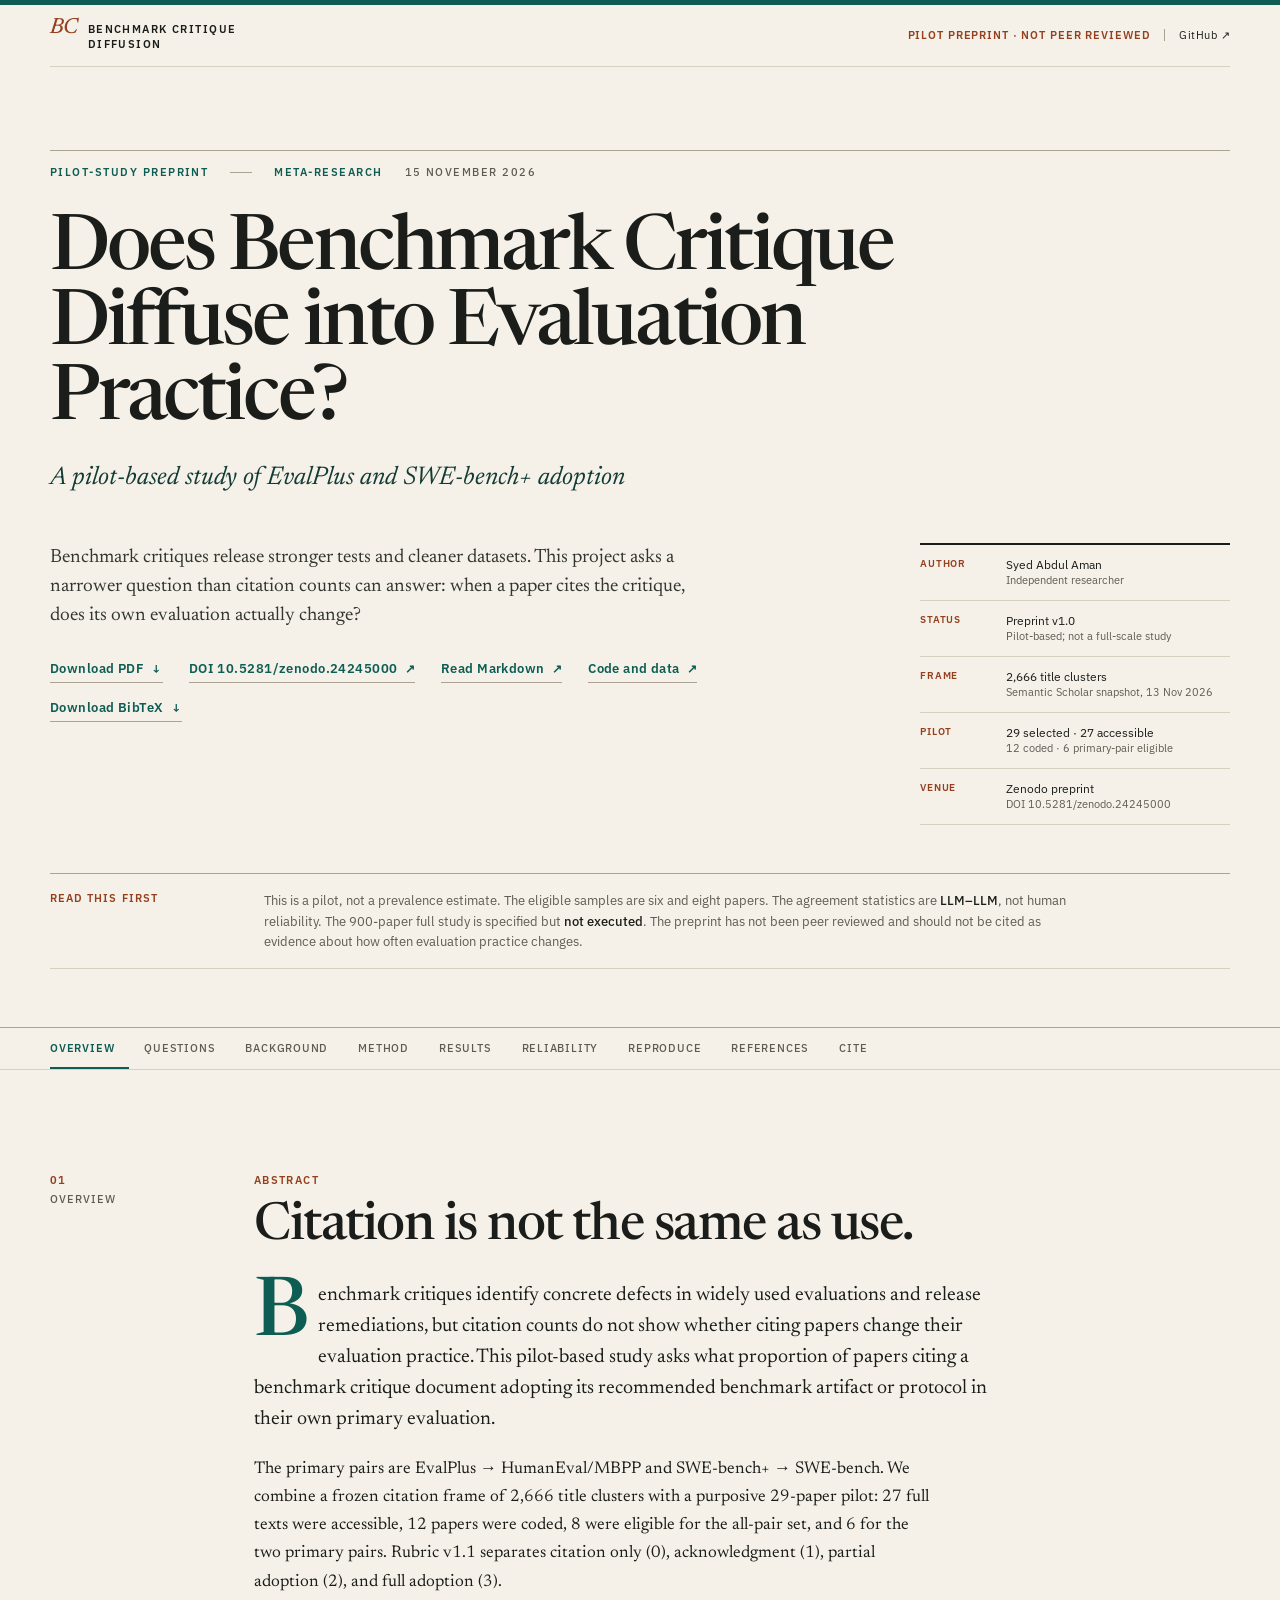
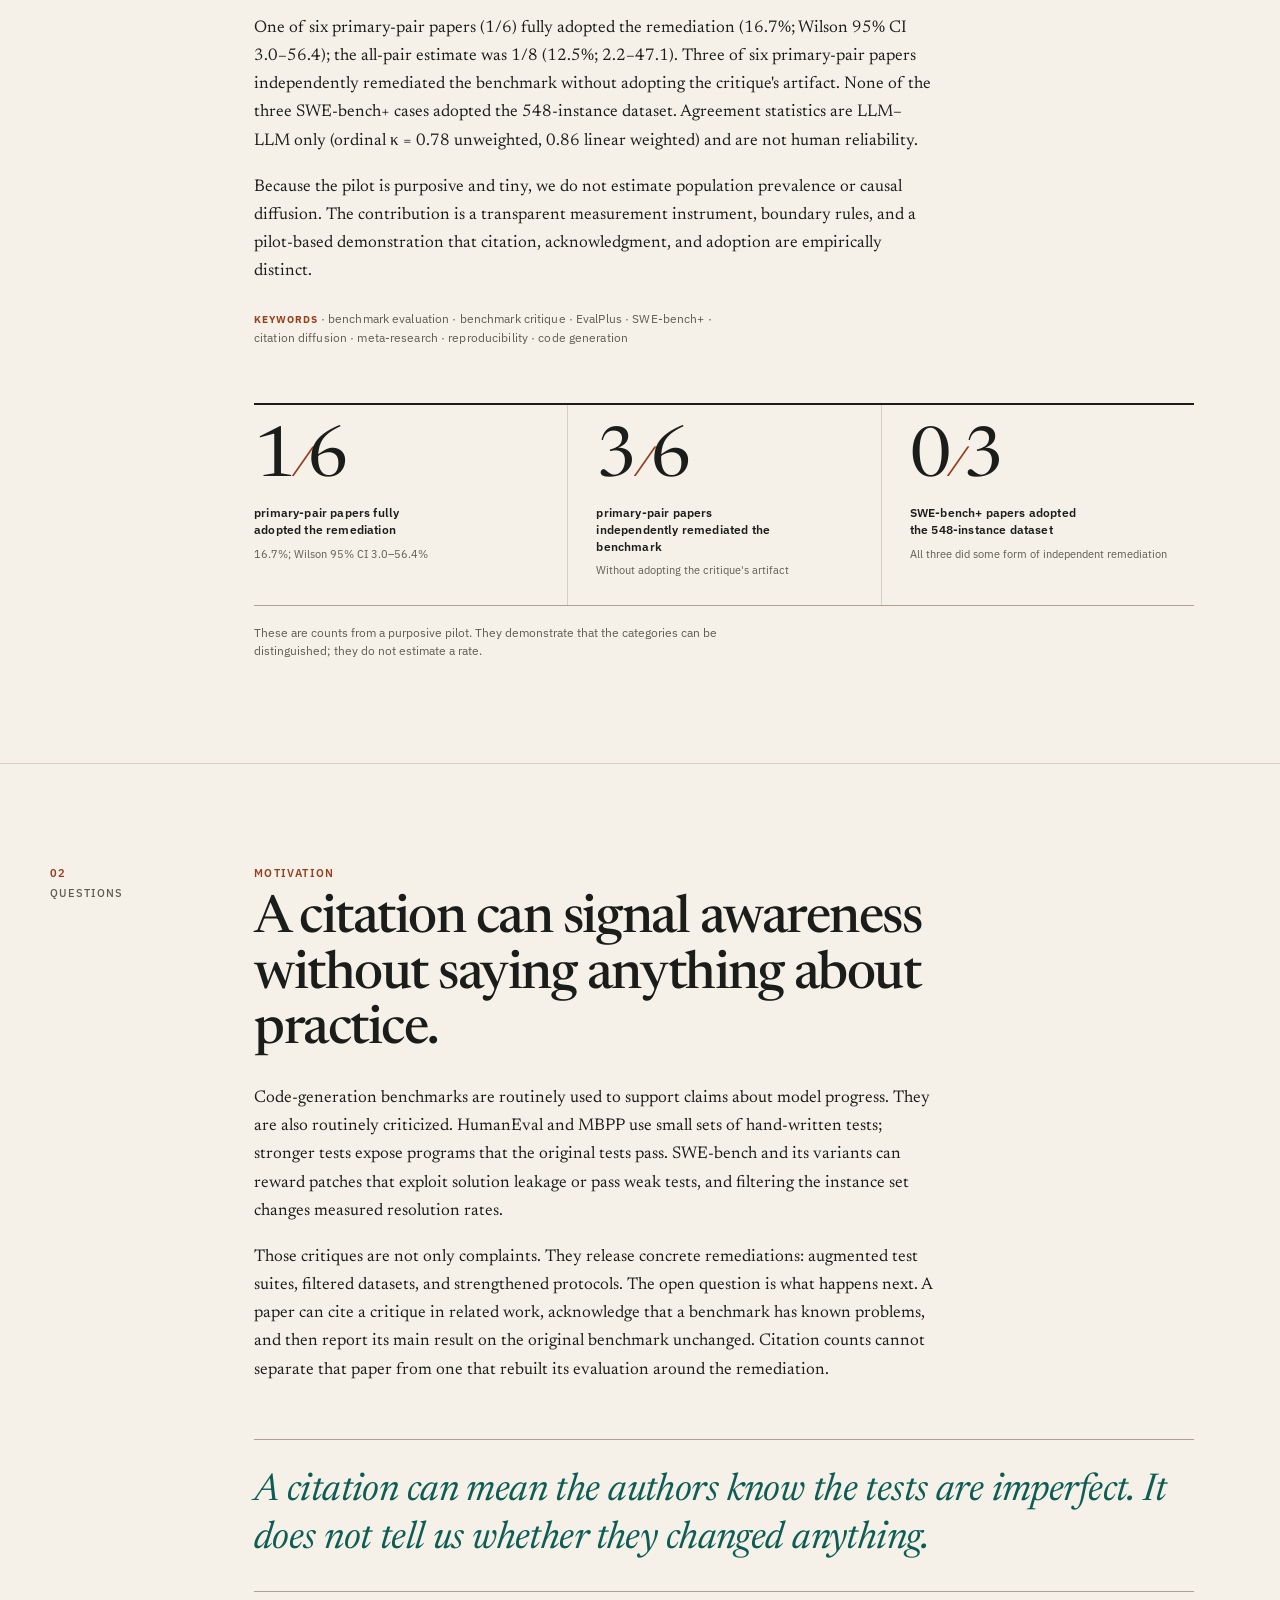
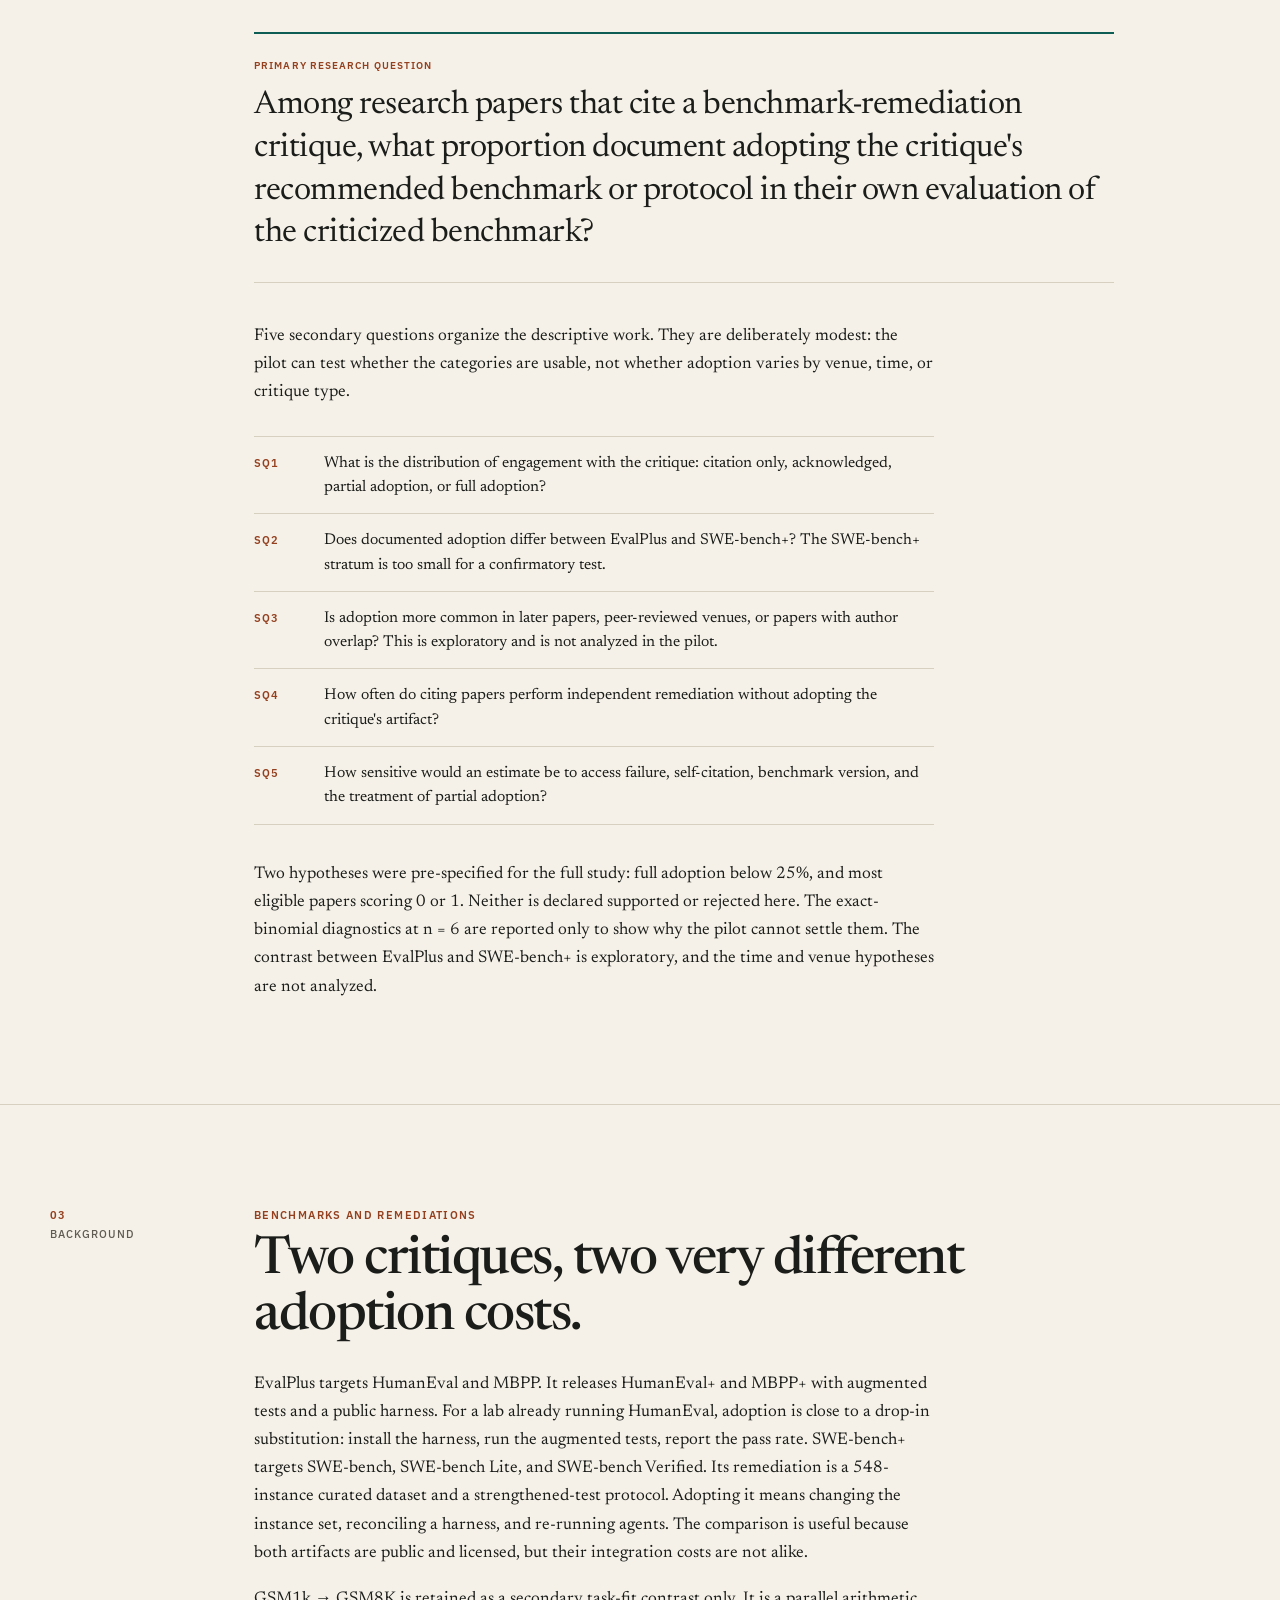
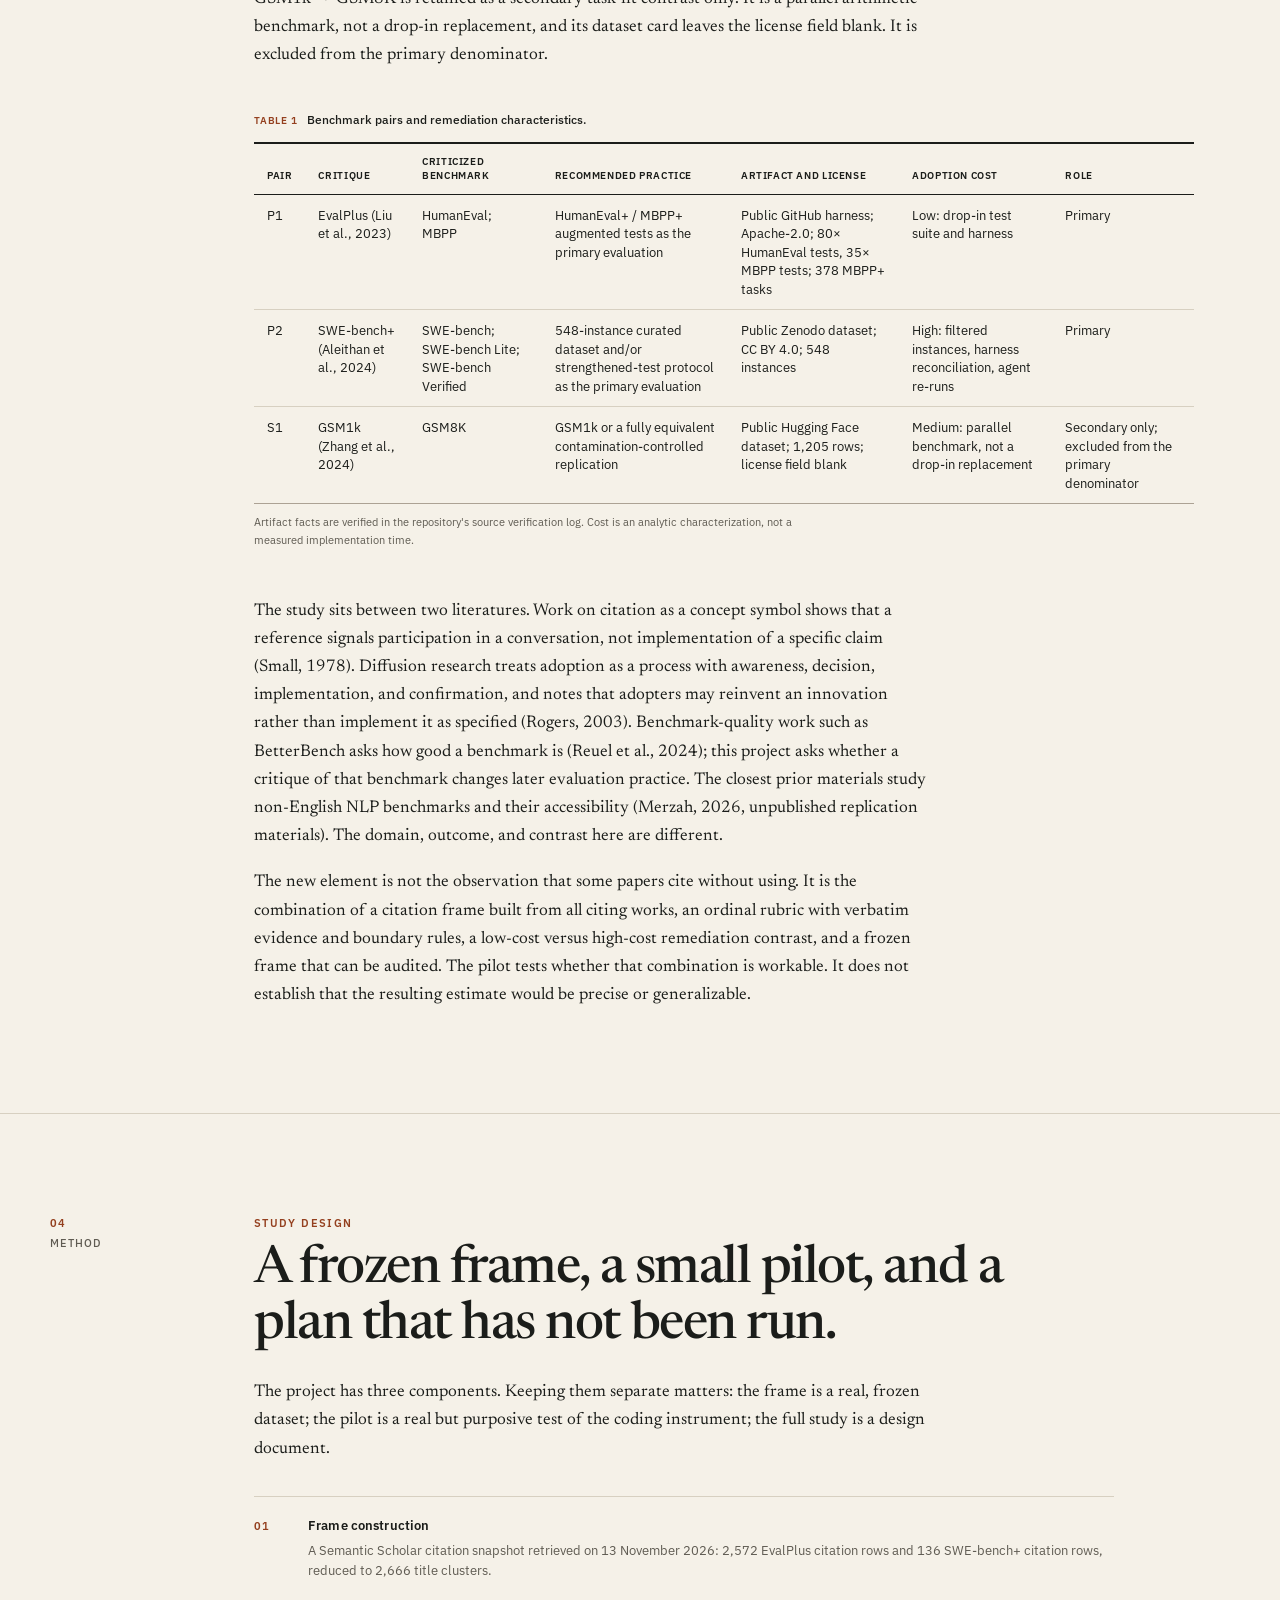
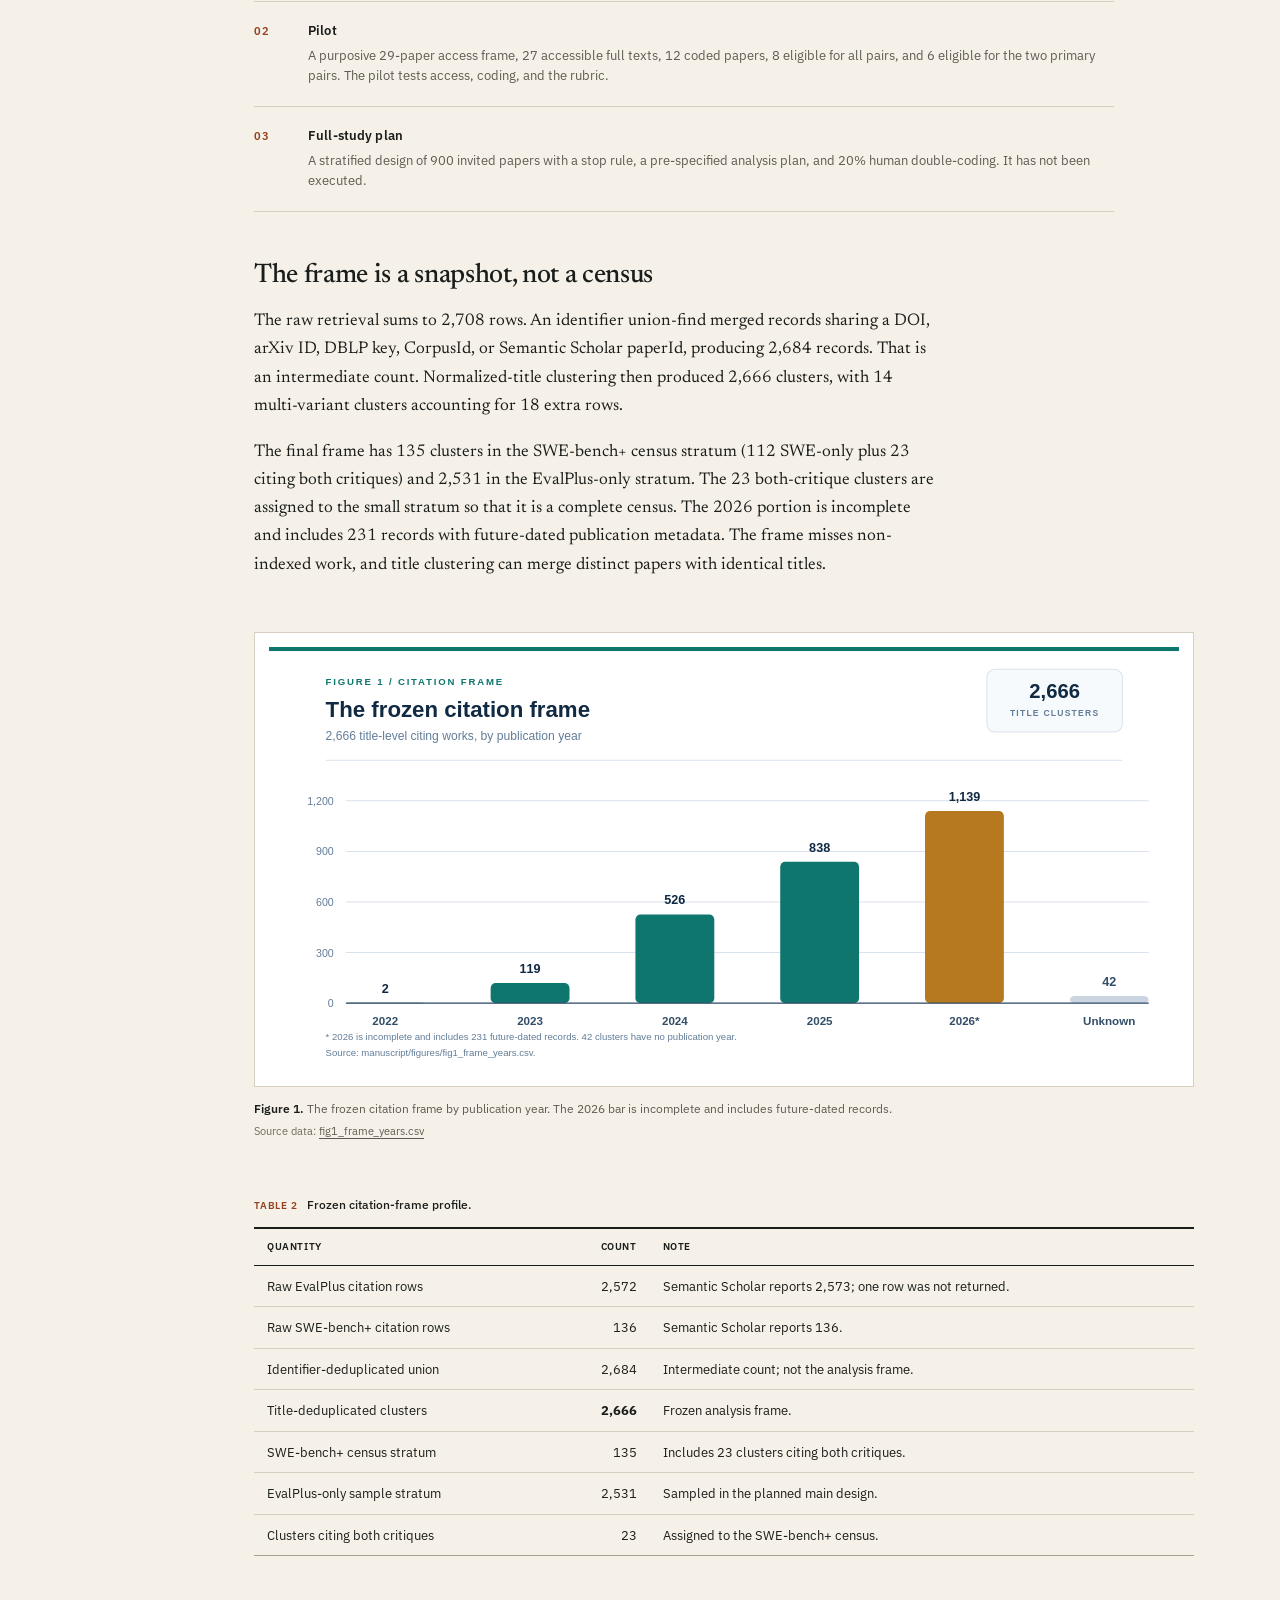
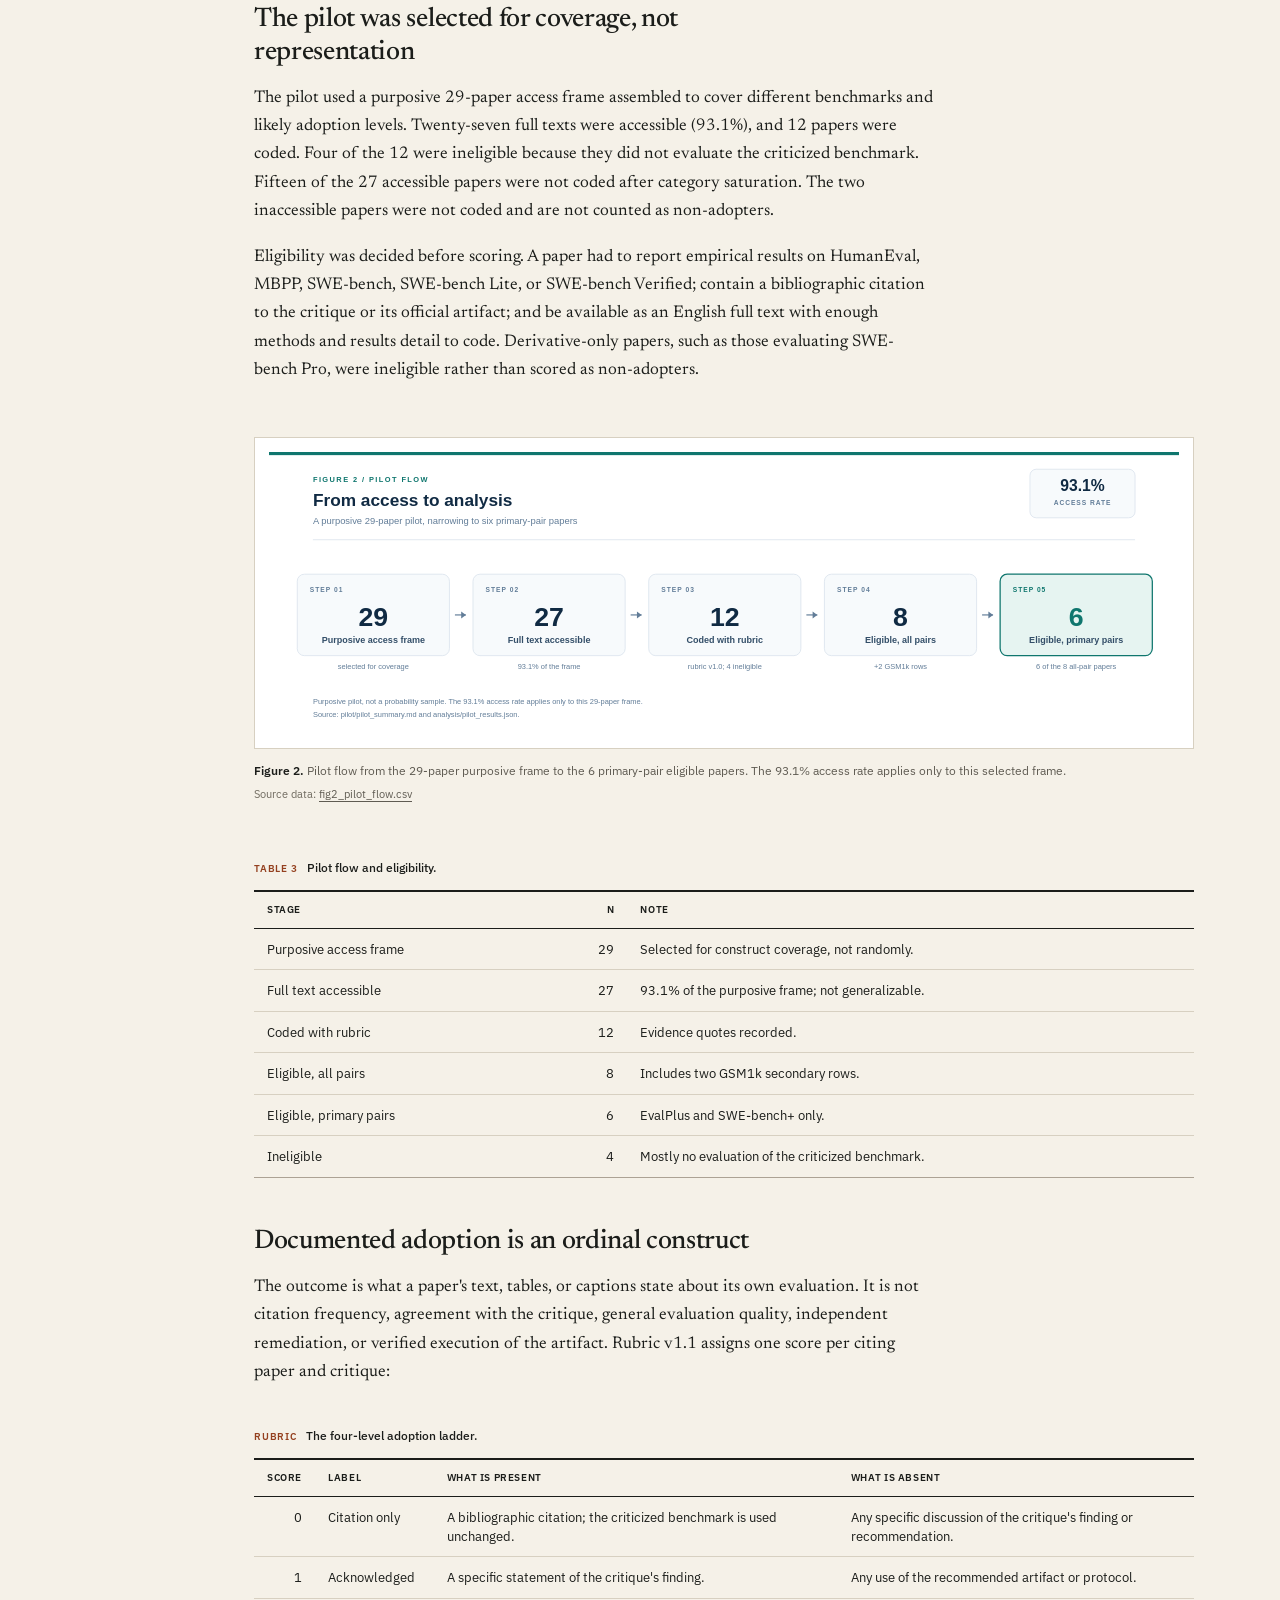
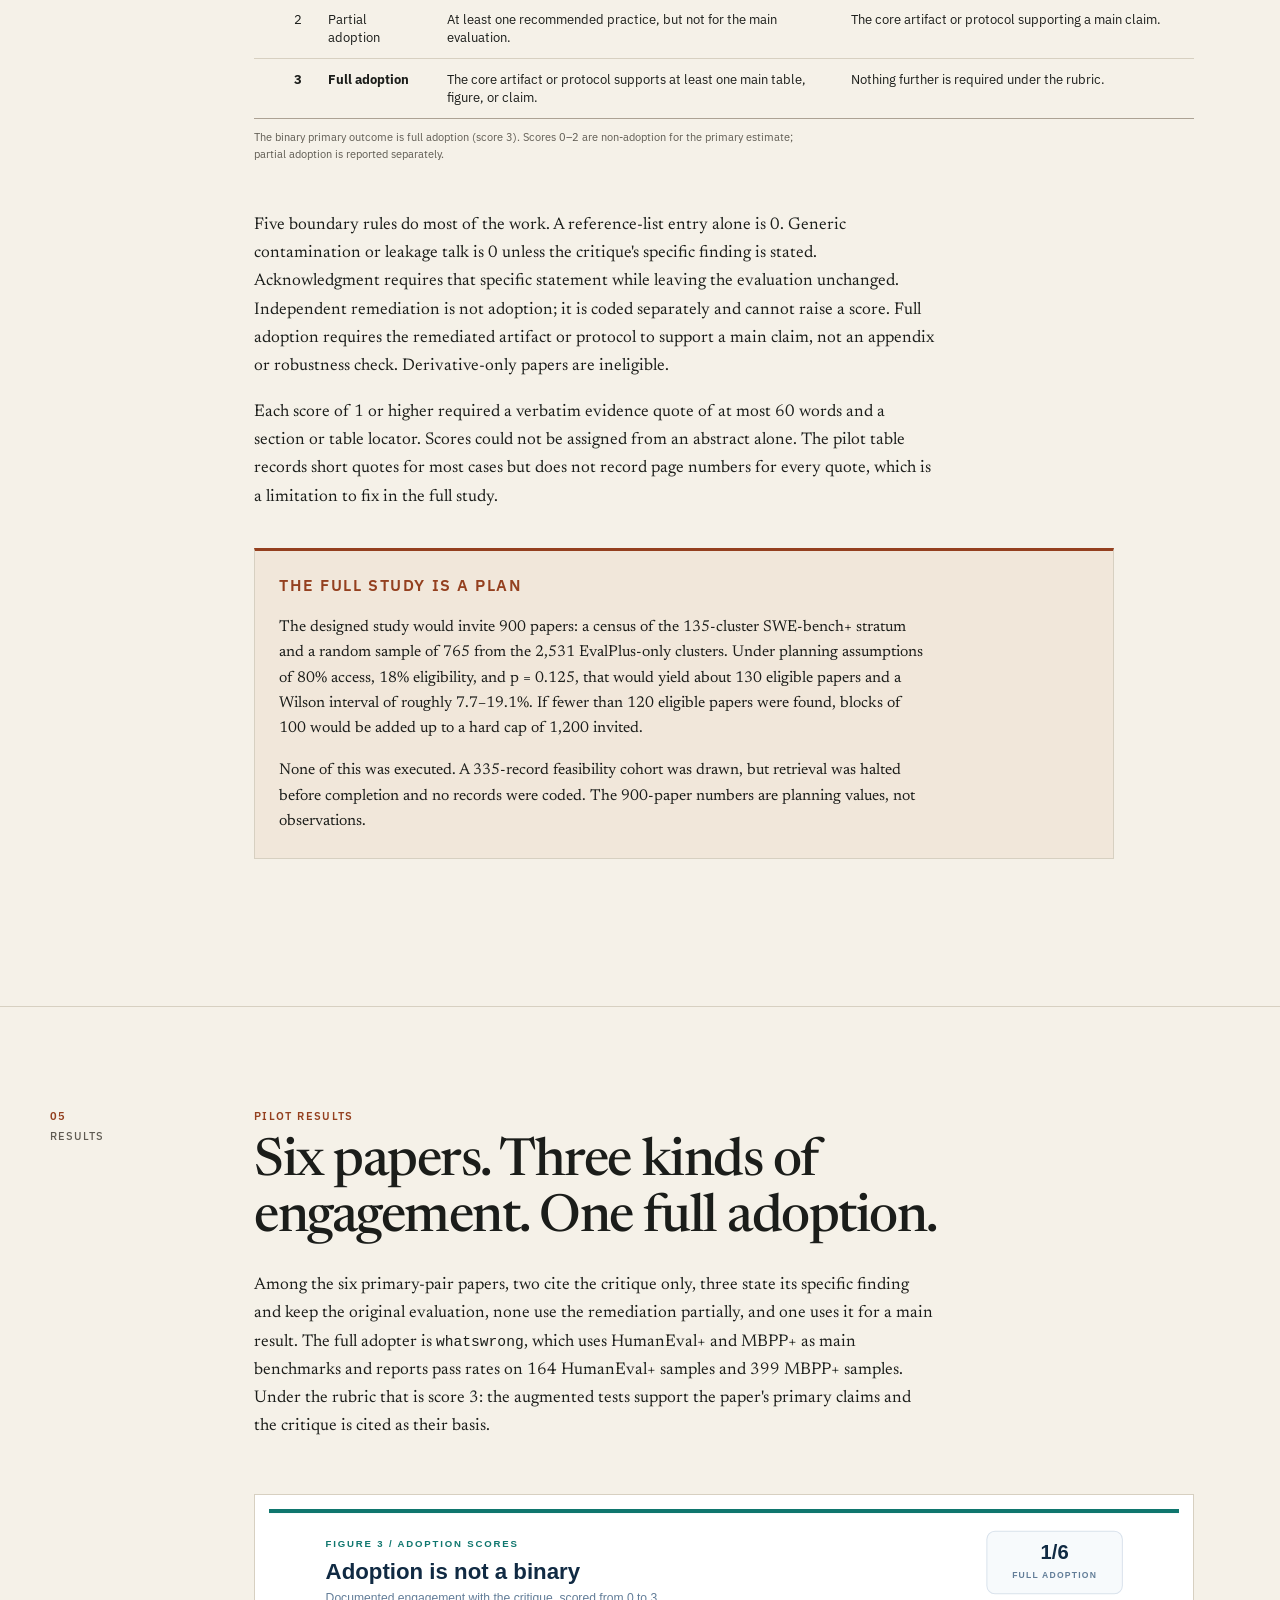
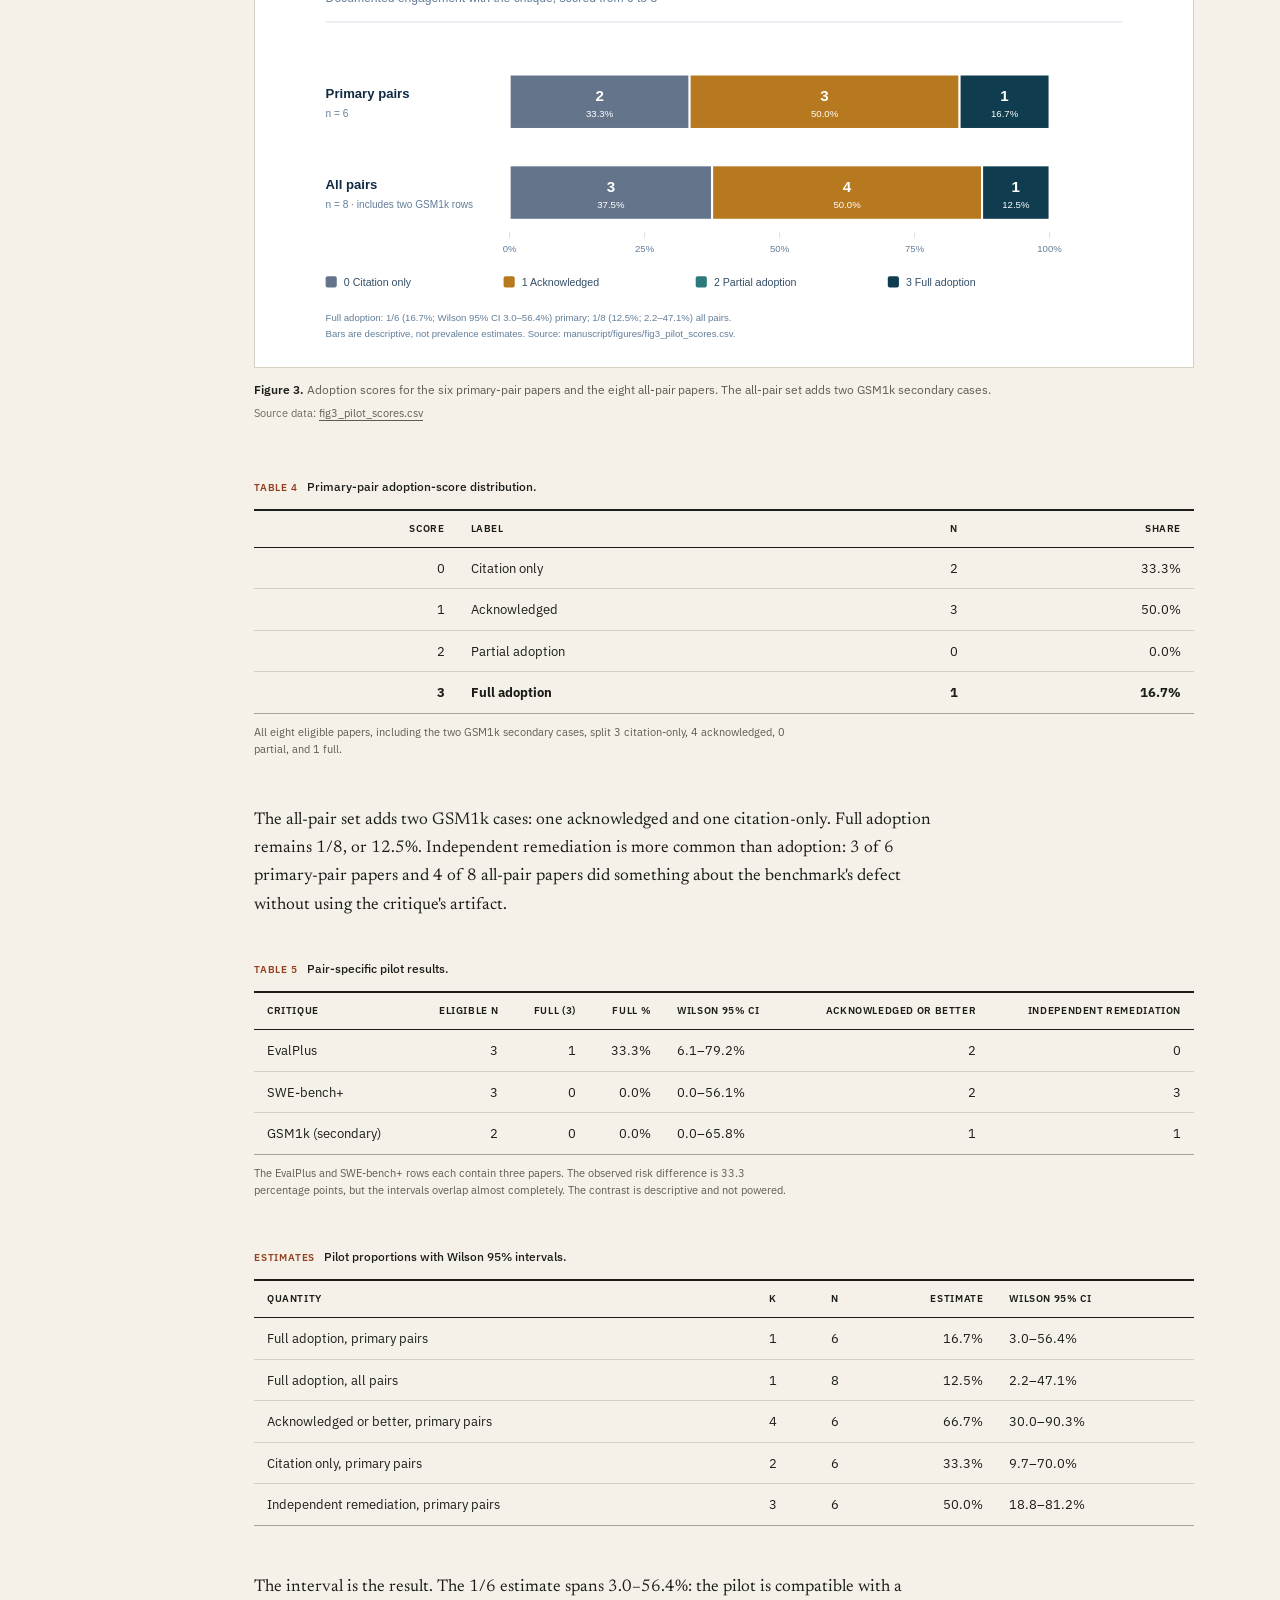
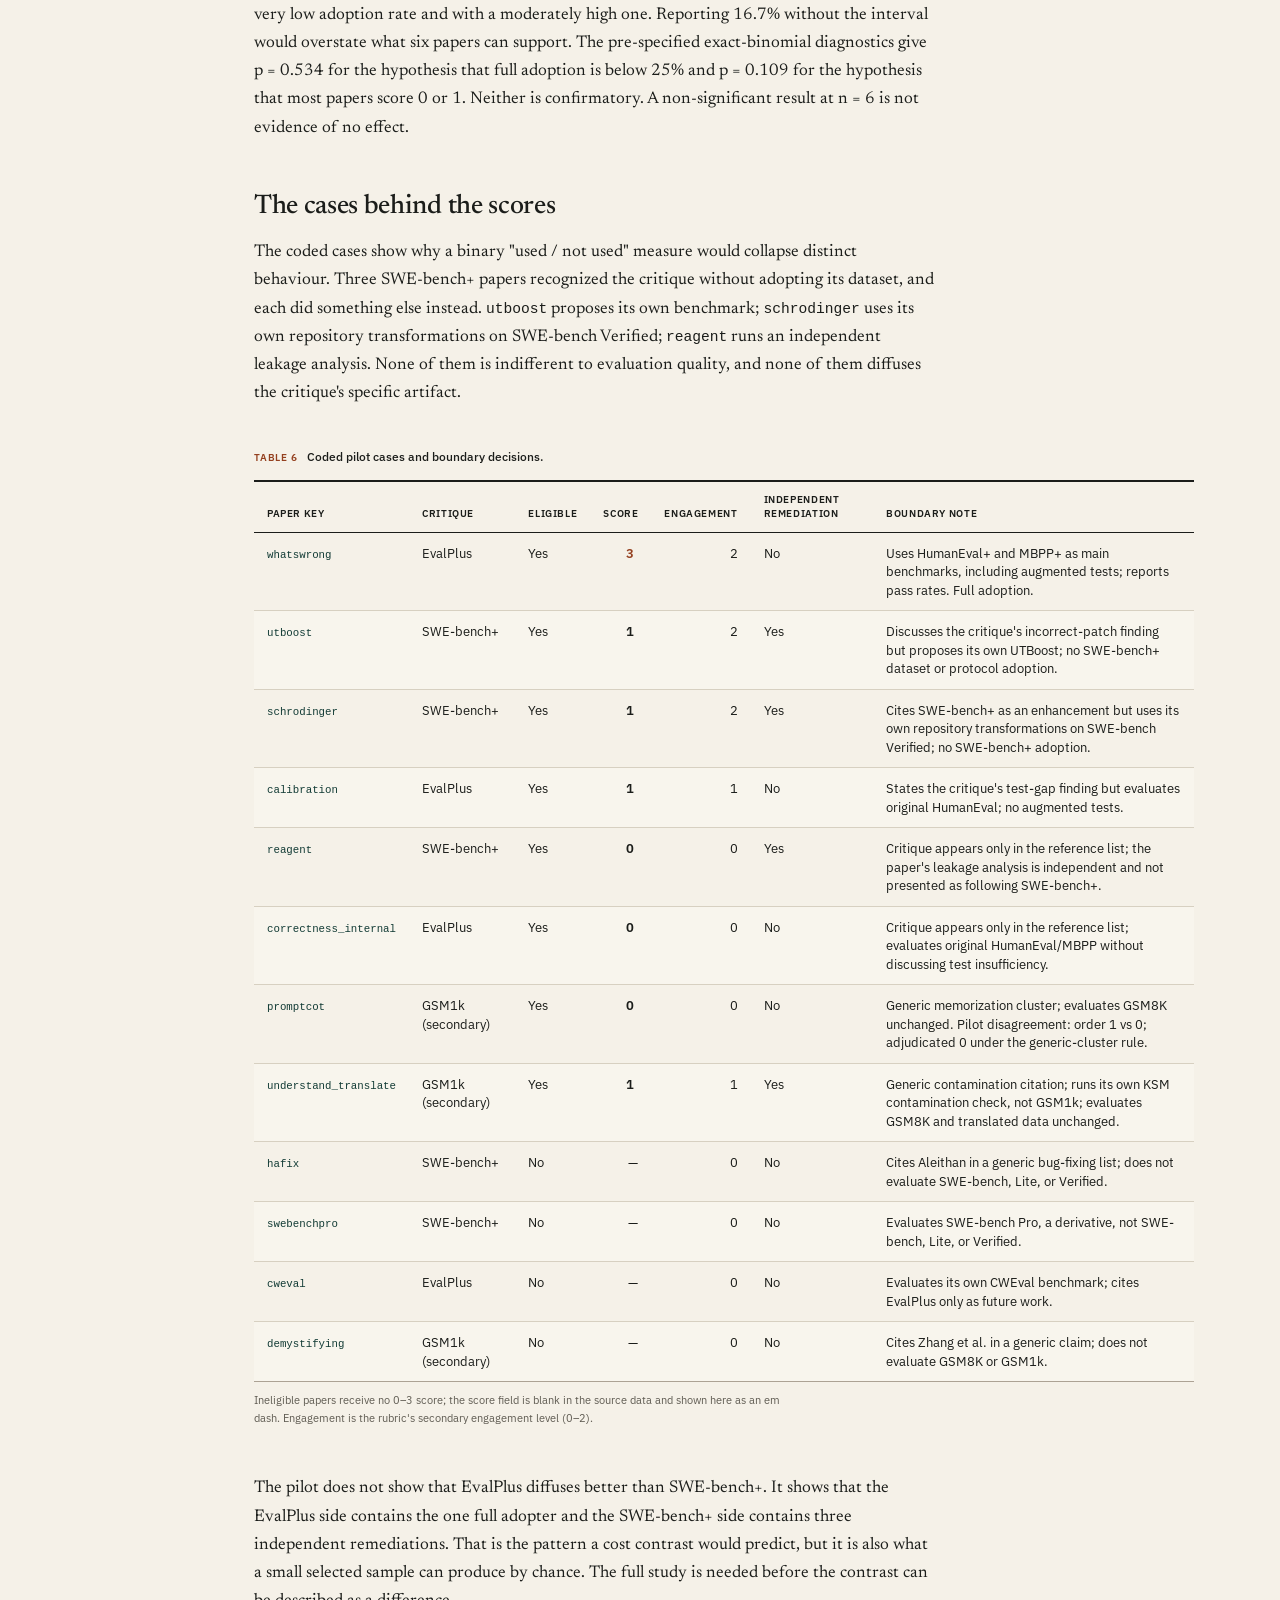
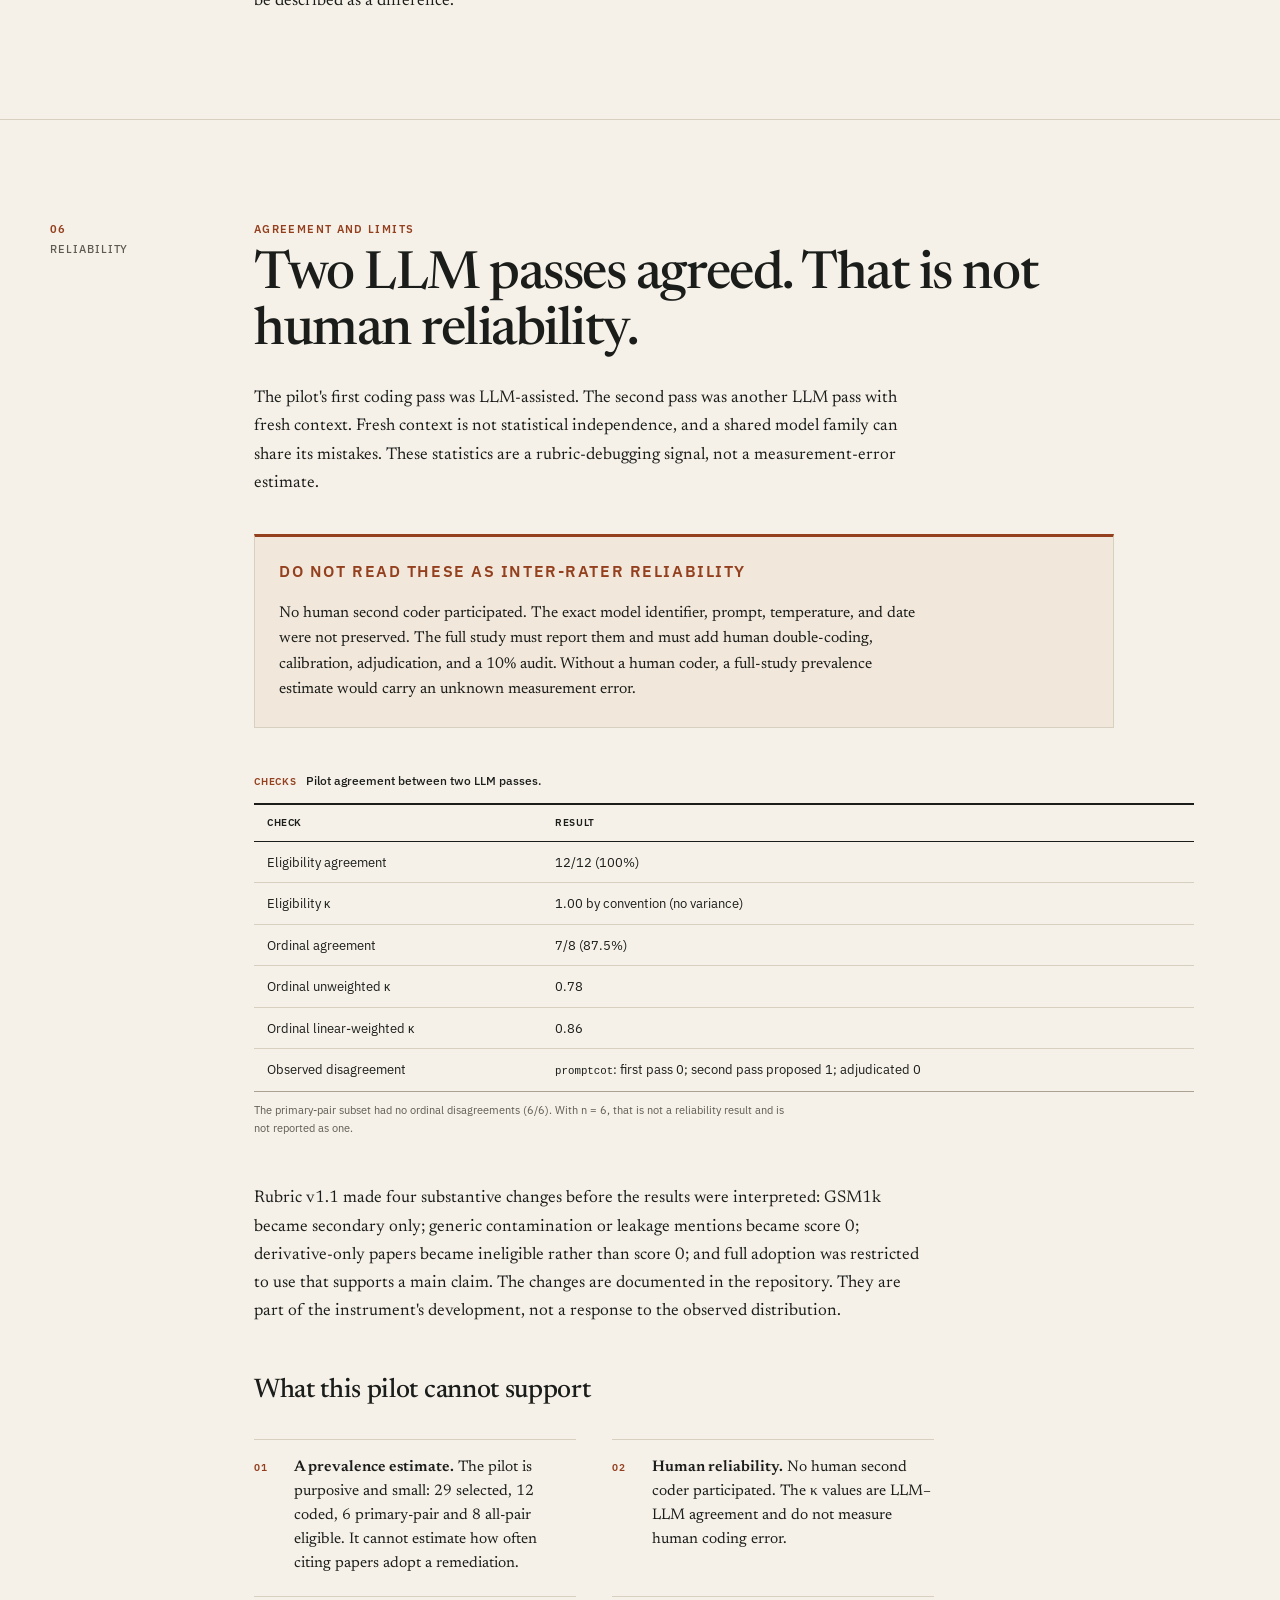
<file: docs/index.html>
<!doctype html>
<html lang="en">
<head>
  <meta charset="utf-8">
  <meta name="viewport" content="width=device-width, initial-scale=1">
  <title>Benchmark Critique Diffusion — Pilot Study</title>
  <meta name="description" content="A pilot-based study of whether papers citing EvalPlus and SWE-bench+ adopt the critiques' remediations in their own evaluations.">
  <meta name="author" content="Syed Abdul Aman">
  <meta name="robots" content="index, follow">
  <link rel="canonical" href="https://p-r-e-m-i-u-m.github.io/benchmark-critique-diffusion-protocol/">
  <meta name="citation_title" content="Does Benchmark Critique Diffuse into Evaluation Practice? A Pilot-Based Study of EvalPlus and SWE-bench+ Adoption">
  <meta name="citation_author" content="Aman, Syed Abdul">
  <meta name="citation_publication_date" content="2026/11/15">
  <meta name="citation_doi" content="10.5281/zenodo.24245000">
  <meta name="citation_pdf_url" content="https://p-r-e-m-i-u-m.github.io/benchmark-critique-diffusion-protocol/assets/paper.pdf">
  <meta property="og:type" content="article">
  <meta property="og:title" content="Does Benchmark Critique Diffuse into Evaluation Practice?">
  <meta property="og:description" content="A pilot-based study of EvalPlus and SWE-bench+ adoption. Citation, acknowledgment, and adoption are not the same thing.">
  <meta property="og:url" content="https://p-r-e-m-i-u-m.github.io/benchmark-critique-diffusion-protocol/">
  <meta property="og:image" content="https://p-r-e-m-i-u-m.github.io/benchmark-critique-diffusion-protocol/assets/social-card.png">
  <meta property="og:image:width" content="1200">
  <meta property="og:image:height" content="630">
  <meta property="og:image:alt" content="Title card for the Benchmark Critique Diffusion pilot study.">
  <meta property="article:published_time" content="2026-11-13">
  <meta name="twitter:card" content="summary_large_image">
  <meta name="twitter:title" content="Does Benchmark Critique Diffuse into Evaluation Practice?">
  <meta name="twitter:description" content="A pilot-based study of EvalPlus and SWE-bench+ adoption. Not a prevalence estimate.">
  <meta name="twitter:image" content="https://p-r-e-m-i-u-m.github.io/benchmark-critique-diffusion-protocol/assets/social-card.png">
  <meta name="theme-color" content="#f5f1e8">
  <link rel="icon" href="assets/favicon.svg" type="image/svg+xml">
  <link rel="preload" href="assets/fonts/newsreader-latin.woff2" as="font" type="font/woff2" crossorigin>
  <link rel="preload" href="assets/fonts/ibm-plex-sans-latin.woff2" as="font" type="font/woff2" crossorigin>
  <link rel="stylesheet" href="styles.css">
  <script type="application/ld+json">
  {
    "@context": "https://schema.org",
    "@type": "ScholarlyArticle",
    "name": "Does Benchmark Critique Diffuse into Evaluation Practice? A Pilot-Based Study of EvalPlus and SWE-bench+ Adoption",
    "headline": "Does Benchmark Critique Diffuse into Evaluation Practice?",
    "author": {
      "@type": "Person",
      "name": "Syed Abdul Aman"
    },
    "dateCreated": "2026-11-15",
    "creativeWorkStatus": "Pilot-study preprint; not peer reviewed; not a prevalence estimate",
    "abstract": "A pilot-based study of whether papers citing benchmark critiques document adopting the critiques' remediations in their own primary evaluations.",
    "url": "https://p-r-e-m-i-u-m.github.io/benchmark-critique-diffusion-protocol/",
    "identifier": "https://doi.org/10.5281/zenodo.24245000",
    "sameAs": "https://zenodo.org/records/24245000",
    "version": "1.0",
    "codeRepository": "https://github.com/P-r-e-m-i-u-m/benchmark-critique-diffusion-protocol",
    "license": "https://creativecommons.org/licenses/by/4.0/",
    "keywords": "benchmark evaluation, benchmark critique, EvalPlus, SWE-bench+, citation diffusion, meta-research, reproducibility"
  }
  </script>
</head>
<body>
  <a class="skip-link" href="#main">Skip to the research</a>

  <header class="site-header">
    <div class="wrap masthead-top">
      <a class="wordmark" href="./" aria-label="BC Benchmark Critique Diffusion, home">
        <span class="monogram" aria-hidden="true">BC</span>
        <span>Benchmark Critique<br>Diffusion</span>
      </a>
      <div class="top-links">
        <span class="status">Pilot preprint · Not peer reviewed</span>
        <span class="divider" aria-hidden="true"></span>
        <a href="https://github.com/P-r-e-m-i-u-m/benchmark-critique-diffusion-protocol">GitHub <span aria-hidden="true">↗</span></a>
      </div>
    </div>

    <div class="wrap hero">
      <p class="kicker">
        <span>Pilot-study preprint</span>
        <span class="kicker-sep" aria-hidden="true"></span>
        <span>Meta-research</span>
        <span class="kicker-date">15 November 2026</span>
      </p>

      <h1>
        <span class="title-line">Does Benchmark Critique</span>
        <span class="title-line">Diffuse into Evaluation Practice?</span>
      </h1>
      <p class="hero-sub">A pilot-based study of EvalPlus and SWE-bench+ adoption</p>

      <div class="hero-grid">
        <div>
          <p class="deck">
            Benchmark critiques release stronger tests and cleaner datasets. This project asks a narrower question than citation counts can answer: when a paper cites the critique, does its own evaluation actually change?
          </p>
          <div class="hero-actions">
            <a class="text-link" href="assets/paper.pdf" download>Download PDF <span class="arrow" aria-hidden="true">↓</span></a>
            <a class="text-link" href="https://doi.org/10.5281/zenodo.24245000">DOI 10.5281/zenodo.24245000 <span class="arrow" aria-hidden="true">↗</span></a>
            <a class="text-link" href="https://github.com/P-r-e-m-i-u-m/benchmark-critique-diffusion-protocol/blob/main/manuscript/paper.md">Read Markdown <span class="arrow" aria-hidden="true">↗</span></a>
            <a class="text-link" href="https://github.com/P-r-e-m-i-u-m/benchmark-critique-diffusion-protocol">Code and data <span class="arrow" aria-hidden="true">↗</span></a>
            <a class="text-link" href="cite.bib" download>Download BibTeX <span class="arrow" aria-hidden="true">↓</span></a>
          </div>
        </div>

        <dl class="paper-meta" aria-label="Study metadata">
          <div>
            <dt>Author</dt>
            <dd>Syed Abdul Aman <span>Independent researcher</span></dd>
          </div>
          <div>
            <dt>Status</dt>
            <dd>Preprint v1.0 <span>Pilot-based; not a full-scale study</span></dd>
          </div>
          <div>
            <dt>Frame</dt>
            <dd>2,666 title clusters <span>Semantic Scholar snapshot, 13 Nov 2026</span></dd>
          </div>
          <div>
            <dt>Pilot</dt>
            <dd>29 selected · 27 accessible <span>12 coded · 6 primary-pair eligible</span></dd>
          </div>
          <div>
            <dt>Venue</dt>
            <dd>Zenodo preprint <span>DOI 10.5281/zenodo.24245000</span></dd>
          </div>
        </dl>
      </div>

      <aside class="status-note" aria-label="What this preprint does not claim">
        <strong>Read this first</strong>
        <p>
          This is a pilot, not a prevalence estimate. The eligible samples are six and eight papers. The agreement statistics are <em>LLM–LLM</em>, not human reliability. The 900-paper full study is specified but <em>not executed</em>. The preprint has not been peer reviewed and should not be cited as evidence about how often evaluation practice changes.
        </p>
      </aside>
    </div>
  </header>

  <nav class="section-nav" aria-label="Section navigation">
    <div class="wrap nav-inner">
      <a class="nav-link" href="#overview">Overview</a>
      <a class="nav-link" href="#questions">Questions</a>
      <a class="nav-link" href="#background">Background</a>
      <a class="nav-link" href="#method">Method</a>
      <a class="nav-link" href="#results">Results</a>
      <a class="nav-link" href="#reliability">Reliability</a>
      <a class="nav-link" href="#reproduce">Reproduce</a>
      <a class="nav-link" href="#references">References</a>
      <a class="nav-link" href="#cite">Cite</a>
    </div>
  </nav>

  <main id="main">
    <section class="section" id="overview" aria-labelledby="overview-title">
      <div class="wrap section-grid">
        <div class="rail">
          <span class="section-no">01</span>
          <span class="rail-label">Overview</span>
        </div>
        <div class="content abstract">
          <p class="eyebrow">Abstract</p>
          <h2 id="overview-title">Citation is not the same as use.</h2>
          <p class="lead">
            Benchmark critiques identify concrete defects in widely used evaluations and release remediations, but citation counts do not show whether citing papers change their evaluation practice. This pilot-based study asks what proportion of papers citing a benchmark critique document adopting its recommended benchmark artifact or protocol in their own primary evaluation.
          </p>
          <p>
            The primary pairs are EvalPlus → HumanEval/MBPP and SWE-bench+ → SWE-bench. We combine a frozen citation frame of 2,666 title clusters with a purposive 29-paper pilot: 27 full texts were accessible, 12 papers were coded, 8 were eligible for the all-pair set, and 6 for the two primary pairs. Rubric v1.1 separates citation only (0), acknowledgment (1), partial adoption (2), and full adoption (3).
          </p>
          <p>
            One of six primary-pair papers (1/6) fully adopted the remediation (16.7%; Wilson 95% CI 3.0–56.4); the all-pair estimate was 1/8 (12.5%; 2.2–47.1). Three of six primary-pair papers independently remediated the benchmark without adopting the critique's artifact. None of the three SWE-bench+ cases adopted the 548-instance dataset. Agreement statistics are LLM–LLM only (ordinal κ = 0.78 unweighted, 0.86 linear weighted) and are not human reliability.
          </p>
          <p>
            Because the pilot is purposive and tiny, we do not estimate population prevalence or causal diffusion. The contribution is a transparent measurement instrument, boundary rules, and a pilot-based demonstration that citation, acknowledgment, and adoption are empirically distinct.
          </p>
          <p class="keywords">
            <strong>Keywords</strong> · benchmark evaluation · benchmark critique · EvalPlus · SWE-bench+ · citation diffusion · meta-research · reproducibility · code generation
          </p>

          <div class="ledger" role="group" aria-label="Pilot results at a glance">
            <div class="ledger-item">
              <span class="ledger-value">1<span class="slash">/</span>6</span>
              <span class="ledger-label">primary-pair papers fully adopted the remediation</span>
              <span class="ledger-note">16.7%; Wilson 95% CI 3.0–56.4%</span>
            </div>
            <div class="ledger-item">
              <span class="ledger-value">3<span class="slash">/</span>6</span>
              <span class="ledger-label">primary-pair papers independently remediated the benchmark</span>
              <span class="ledger-note">Without adopting the critique's artifact</span>
            </div>
            <div class="ledger-item">
              <span class="ledger-value">0<span class="slash">/</span>3</span>
              <span class="ledger-label">SWE-bench+ papers adopted the 548-instance dataset</span>
              <span class="ledger-note">All three did some form of independent remediation</span>
            </div>
          </div>
          <p class="small-note">
            These are counts from a purposive pilot. They demonstrate that the categories can be distinguished; they do not estimate a rate.
          </p>
        </div>
      </div>
    </section>

    <section class="section" id="questions" aria-labelledby="questions-title">
      <div class="wrap section-grid">
        <div class="rail">
          <span class="section-no">02</span>
          <span class="rail-label">Questions</span>
        </div>
        <div class="content">
          <p class="eyebrow">Motivation</p>
          <h2 id="questions-title">A citation can signal awareness without saying anything about practice.</h2>
          <p>
            Code-generation benchmarks are routinely used to support claims about model progress. They are also routinely criticized. HumanEval and MBPP use small sets of hand-written tests; stronger tests expose programs that the original tests pass. SWE-bench and its variants can reward patches that exploit solution leakage or pass weak tests, and filtering the instance set changes measured resolution rates.
          </p>
          <p>
            Those critiques are not only complaints. They release concrete remediations: augmented test suites, filtered datasets, and strengthened protocols. The open question is what happens next. A paper can cite a critique in related work, acknowledge that a benchmark has known problems, and then report its main result on the original benchmark unchanged. Citation counts cannot separate that paper from one that rebuilt its evaluation around the remediation.
          </p>

          <p class="pullquote">
            A citation can mean the authors know the tests are imperfect. It does not tell us whether they changed anything.
          </p>

          <div class="research-question">
            <p class="rq-label">Primary research question</p>
            <p class="rq-text">
              Among research papers that cite a benchmark-remediation critique, what proportion document adopting the critique's recommended benchmark or protocol in their own evaluation of the criticized benchmark?
            </p>
          </div>

          <p>
            Five secondary questions organize the descriptive work. They are deliberately modest: the pilot can test whether the categories are usable, not whether adoption varies by venue, time, or critique type.
          </p>
          <ol class="sq-list">
            <li><span class="sq-id">SQ1</span><span>What is the distribution of engagement with the critique: citation only, acknowledged, partial adoption, or full adoption?</span></li>
            <li><span class="sq-id">SQ2</span><span>Does documented adoption differ between EvalPlus and SWE-bench+? The SWE-bench+ stratum is too small for a confirmatory test.</span></li>
            <li><span class="sq-id">SQ3</span><span>Is adoption more common in later papers, peer-reviewed venues, or papers with author overlap? This is exploratory and is not analyzed in the pilot.</span></li>
            <li><span class="sq-id">SQ4</span><span>How often do citing papers perform independent remediation without adopting the critique's artifact?</span></li>
            <li><span class="sq-id">SQ5</span><span>How sensitive would an estimate be to access failure, self-citation, benchmark version, and the treatment of partial adoption?</span></li>
          </ol>

          <p>
            Two hypotheses were pre-specified for the full study: full adoption below 25%, and most eligible papers scoring 0 or 1. Neither is declared supported or rejected here. The exact-binomial diagnostics at n = 6 are reported only to show why the pilot cannot settle them. The contrast between EvalPlus and SWE-bench+ is exploratory, and the time and venue hypotheses are not analyzed.
          </p>
        </div>
      </div>
    </section>

    <section class="section" id="background" aria-labelledby="background-title">
      <div class="wrap section-grid">
        <div class="rail">
          <span class="section-no">03</span>
          <span class="rail-label">Background</span>
        </div>
        <div class="content">
          <p class="eyebrow">Benchmarks and remediations</p>
          <h2 id="background-title">Two critiques, two very different adoption costs.</h2>
          <p>
            EvalPlus targets HumanEval and MBPP. It releases HumanEval+ and MBPP+ with augmented tests and a public harness. For a lab already running HumanEval, adoption is close to a drop-in substitution: install the harness, run the augmented tests, report the pass rate. SWE-bench+ targets SWE-bench, SWE-bench Lite, and SWE-bench Verified. Its remediation is a 548-instance curated dataset and a strengthened-test protocol. Adopting it means changing the instance set, reconciling a harness, and re-running agents. The comparison is useful because both artifacts are public and licensed, but their integration costs are not alike.
          </p>
          <p>
            GSM1k → GSM8K is retained as a secondary task-fit contrast only. It is a parallel arithmetic benchmark, not a drop-in replacement, and its dataset card leaves the license field blank. It is excluded from the primary denominator.
          </p>

          <div class="table-block">
            <p class="table-caption" id="t1-caption"><span class="table-no">Table 1</span> Benchmark pairs and remediation characteristics.<span class="scroll-hint">Scroll sideways for all columns.</span></p>
            <div class="table-wrap table--wide" tabindex="0" role="region" aria-labelledby="t1-caption">
              <table aria-describedby="t1-note">
                <thead>
                  <tr>
                    <th scope="col">Pair</th>
                    <th scope="col">Critique</th>
                    <th scope="col">Criticized benchmark</th>
                    <th scope="col">Recommended practice</th>
                    <th scope="col">Artifact and license</th>
                    <th scope="col">Adoption cost</th>
                    <th scope="col">Role</th>
                  </tr>
                </thead>
                <tbody>
                  <tr>
                    <td>P1</td>
                    <td>EvalPlus (Liu et al., 2023)</td>
                    <td>HumanEval; MBPP</td>
                    <td>HumanEval+ / MBPP+ augmented tests as the primary evaluation</td>
                    <td>Public GitHub harness; Apache-2.0; 80× HumanEval tests, 35× MBPP tests; 378 MBPP+ tasks</td>
                    <td>Low: drop-in test suite and harness</td>
                    <td>Primary</td>
                  </tr>
                  <tr>
                    <td>P2</td>
                    <td>SWE-bench+ (Aleithan et al., 2024)</td>
                    <td>SWE-bench; SWE-bench Lite; SWE-bench Verified</td>
                    <td>548-instance curated dataset and/or strengthened-test protocol as the primary evaluation</td>
                    <td>Public Zenodo dataset; CC BY 4.0; 548 instances</td>
                    <td>High: filtered instances, harness reconciliation, agent re-runs</td>
                    <td>Primary</td>
                  </tr>
                  <tr>
                    <td>S1</td>
                    <td>GSM1k (Zhang et al., 2024)</td>
                    <td>GSM8K</td>
                    <td>GSM1k or a fully equivalent contamination-controlled replication</td>
                    <td>Public Hugging Face dataset; 1,205 rows; license field blank</td>
                    <td>Medium: parallel benchmark, not a drop-in replacement</td>
                    <td>Secondary only; excluded from the primary denominator</td>
                  </tr>
                </tbody>
              </table>
            </div>
            <p class="table-note" id="t1-note">Artifact facts are verified in the repository's source verification log. Cost is an analytic characterization, not a measured implementation time.</p>
          </div>

          <p>
            The study sits between two literatures. Work on citation as a concept symbol shows that a reference signals participation in a conversation, not implementation of a specific claim (Small, 1978). Diffusion research treats adoption as a process with awareness, decision, implementation, and confirmation, and notes that adopters may reinvent an innovation rather than implement it as specified (Rogers, 2003). Benchmark-quality work such as BetterBench asks how good a benchmark is (Reuel et al., 2024); this project asks whether a critique of that benchmark changes later evaluation practice. The closest prior materials study non-English NLP benchmarks and their accessibility (Merzah, 2026, unpublished replication materials). The domain, outcome, and contrast here are different.
          </p>
          <p>
            The new element is not the observation that some papers cite without using. It is the combination of a citation frame built from all citing works, an ordinal rubric with verbatim evidence and boundary rules, a low-cost versus high-cost remediation contrast, and a frozen frame that can be audited. The pilot tests whether that combination is workable. It does not establish that the resulting estimate would be precise or generalizable.
          </p>
        </div>
      </div>
    </section>

    <section class="section" id="method" aria-labelledby="method-title">
      <div class="wrap section-grid">
        <div class="rail">
          <span class="section-no">04</span>
          <span class="rail-label">Method</span>
        </div>
        <div class="content">
          <p class="eyebrow">Study design</p>
          <h2 id="method-title">A frozen frame, a small pilot, and a plan that has not been run.</h2>
          <p>
            The project has three components. Keeping them separate matters: the frame is a real, frozen dataset; the pilot is a real but purposive test of the coding instrument; the full study is a design document.
          </p>

          <ol class="design-list">
            <li>
              <div>
                <strong>Frame construction</strong>
                <p>A Semantic Scholar citation snapshot retrieved on 13 November 2026: 2,572 EvalPlus citation rows and 136 SWE-bench+ citation rows, reduced to 2,666 title clusters.</p>
              </div>
            </li>
            <li>
              <div>
                <strong>Pilot</strong>
                <p>A purposive 29-paper access frame, 27 accessible full texts, 12 coded papers, 8 eligible for all pairs, and 6 eligible for the two primary pairs. The pilot tests access, coding, and the rubric.</p>
              </div>
            </li>
            <li>
              <div>
                <strong>Full-study plan</strong>
                <p>A stratified design of 900 invited papers with a stop rule, a pre-specified analysis plan, and 20% human double-coding. It has not been executed.</p>
              </div>
            </li>
          </ol>

          <h3>The frame is a snapshot, not a census</h3>
          <p>
            The raw retrieval sums to 2,708 rows. An identifier union-find merged records sharing a DOI, arXiv ID, DBLP key, CorpusId, or Semantic Scholar paperId, producing 2,684 records. That is an intermediate count. Normalized-title clustering then produced 2,666 clusters, with 14 multi-variant clusters accounting for 18 extra rows.
          </p>
          <p>
            The final frame has 135 clusters in the SWE-bench+ census stratum (112 SWE-only plus 23 citing both critiques) and 2,531 in the EvalPlus-only stratum. The 23 both-critique clusters are assigned to the small stratum so that it is a complete census. The 2026 portion is incomplete and includes 231 records with future-dated publication metadata. The frame misses non-indexed work, and title clustering can merge distinct papers with identical titles.
          </p>

          <figure class="research-figure">
            <div class="figure-frame">
              <img src="assets/figures/fig1_frame_years.svg" width="900" height="420" alt="Bar chart of the frozen citation frame: 2,666 title clusters by publication year. 2022: 2; 2023: 119; 2024: 526; 2025: 838; 2026: 1,139; unknown: 42.">
            </div>
            <figcaption>
              <span><strong>Figure 1.</strong> The frozen citation frame by publication year. The 2026 bar is incomplete and includes future-dated records.</span>
              <span class="figure-source">Source data: <a href="https://github.com/P-r-e-m-i-u-m/benchmark-critique-diffusion-protocol/blob/main/manuscript/figures/fig1_frame_years.csv">fig1_frame_years.csv</a></span>
            </figcaption>
          </figure>

          <div class="table-block">
            <p class="table-caption" id="t2-caption"><span class="table-no">Table 2</span> Frozen citation-frame profile.</p>
            <div class="table-wrap" tabindex="0" role="region" aria-labelledby="t2-caption">
              <table>
                <thead>
                  <tr>
                    <th scope="col">Quantity</th>
                    <th scope="col" class="num">Count</th>
                    <th scope="col">Note</th>
                  </tr>
                </thead>
                <tbody>
                  <tr><td>Raw EvalPlus citation rows</td><td class="num">2,572</td><td>Semantic Scholar reports 2,573; one row was not returned.</td></tr>
                  <tr><td>Raw SWE-bench+ citation rows</td><td class="num">136</td><td>Semantic Scholar reports 136.</td></tr>
                  <tr><td>Identifier-deduplicated union</td><td class="num">2,684</td><td>Intermediate count; not the analysis frame.</td></tr>
                  <tr><td>Title-deduplicated clusters</td><td class="num"><strong>2,666</strong></td><td>Frozen analysis frame.</td></tr>
                  <tr><td>SWE-bench+ census stratum</td><td class="num">135</td><td>Includes 23 clusters citing both critiques.</td></tr>
                  <tr><td>EvalPlus-only sample stratum</td><td class="num">2,531</td><td>Sampled in the planned main design.</td></tr>
                  <tr><td>Clusters citing both critiques</td><td class="num">23</td><td>Assigned to the SWE-bench+ census.</td></tr>
                </tbody>
              </table>
            </div>
          </div>

          <h3>The pilot was selected for coverage, not representation</h3>
          <p>
            The pilot used a purposive 29-paper access frame assembled to cover different benchmarks and likely adoption levels. Twenty-seven full texts were accessible (93.1%), and 12 papers were coded. Four of the 12 were ineligible because they did not evaluate the criticized benchmark. Fifteen of the 27 accessible papers were not coded after category saturation. The two inaccessible papers were not coded and are not counted as non-adopters.
          </p>
          <p>
            Eligibility was decided before scoring. A paper had to report empirical results on HumanEval, MBPP, SWE-bench, SWE-bench Lite, or SWE-bench Verified; contain a bibliographic citation to the critique or its official artifact; and be available as an English full text with enough methods and results detail to code. Derivative-only papers, such as those evaluating SWE-bench Pro, were ineligible rather than scored as non-adopters.
          </p>

          <figure class="research-figure">
            <div class="figure-frame">
              <img src="assets/figures/fig2_pilot_flow.svg" width="1160" height="360" alt="Flow diagram: 29 papers in the purposive frame, 27 accessible, 12 coded, 8 eligible for all pairs, and 6 eligible for the two primary pairs.">
            </div>
            <figcaption>
              <span><strong>Figure 2.</strong> Pilot flow from the 29-paper purposive frame to the 6 primary-pair eligible papers. The 93.1% access rate applies only to this selected frame.</span>
              <span class="figure-source">Source data: <a href="https://github.com/P-r-e-m-i-u-m/benchmark-critique-diffusion-protocol/blob/main/manuscript/figures/fig2_pilot_flow.csv">fig2_pilot_flow.csv</a></span>
            </figcaption>
          </figure>

          <div class="table-block">
            <p class="table-caption" id="t3-caption"><span class="table-no">Table 3</span> Pilot flow and eligibility.</p>
            <div class="table-wrap" tabindex="0" role="region" aria-labelledby="t3-caption">
              <table>
                <thead>
                  <tr>
                    <th scope="col">Stage</th>
                    <th scope="col" class="num">n</th>
                    <th scope="col">Note</th>
                  </tr>
                </thead>
                <tbody>
                  <tr><td>Purposive access frame</td><td class="num">29</td><td>Selected for construct coverage, not randomly.</td></tr>
                  <tr><td>Full text accessible</td><td class="num">27</td><td>93.1% of the purposive frame; not generalizable.</td></tr>
                  <tr><td>Coded with rubric</td><td class="num">12</td><td>Evidence quotes recorded.</td></tr>
                  <tr><td>Eligible, all pairs</td><td class="num">8</td><td>Includes two GSM1k secondary rows.</td></tr>
                  <tr><td>Eligible, primary pairs</td><td class="num">6</td><td>EvalPlus and SWE-bench+ only.</td></tr>
                  <tr><td>Ineligible</td><td class="num">4</td><td>Mostly no evaluation of the criticized benchmark.</td></tr>
                </tbody>
              </table>
            </div>
          </div>

          <h3>Documented adoption is an ordinal construct</h3>
          <p>
            The outcome is what a paper's text, tables, or captions state about its own evaluation. It is not citation frequency, agreement with the critique, general evaluation quality, independent remediation, or verified execution of the artifact. Rubric v1.1 assigns one score per citing paper and critique:
          </p>

          <div class="table-block">
            <p class="table-caption" id="t4-caption"><span class="table-no">Rubric</span> The four-level adoption ladder.<span class="scroll-hint">Scroll sideways for all columns.</span></p>
            <div class="table-wrap table--wide" tabindex="0" role="region" aria-labelledby="t4-caption">
              <table>
                <thead>
                  <tr>
                    <th scope="col" class="num">Score</th>
                    <th scope="col">Label</th>
                    <th scope="col">What is present</th>
                    <th scope="col">What is absent</th>
                  </tr>
                </thead>
                <tbody>
                  <tr><td class="num">0</td><td>Citation only</td><td>A bibliographic citation; the criticized benchmark is used unchanged.</td><td>Any specific discussion of the critique's finding or recommendation.</td></tr>
                  <tr><td class="num">1</td><td>Acknowledged</td><td>A specific statement of the critique's finding.</td><td>Any use of the recommended artifact or protocol.</td></tr>
                  <tr><td class="num">2</td><td>Partial adoption</td><td>At least one recommended practice, but not for the main evaluation.</td><td>The core artifact or protocol supporting a main claim.</td></tr>
                  <tr><td class="num"><strong>3</strong></td><td><strong>Full adoption</strong></td><td>The core artifact or protocol supports at least one main table, figure, or claim.</td><td>Nothing further is required under the rubric.</td></tr>
                </tbody>
              </table>
            </div>
            <p class="table-note">The binary primary outcome is full adoption (score 3). Scores 0–2 are non-adoption for the primary estimate; partial adoption is reported separately.</p>
          </div>

          <p>
            Five boundary rules do most of the work. A reference-list entry alone is 0. Generic contamination or leakage talk is 0 unless the critique's specific finding is stated. Acknowledgment requires that specific statement while leaving the evaluation unchanged. Independent remediation is not adoption; it is coded separately and cannot raise a score. Full adoption requires the remediated artifact or protocol to support a main claim, not an appendix or robustness check. Derivative-only papers are ineligible.
          </p>
          <p>
            Each score of 1 or higher required a verbatim evidence quote of at most 60 words and a section or table locator. Scores could not be assigned from an abstract alone. The pilot table records short quotes for most cases but does not record page numbers for every quote, which is a limitation to fix in the full study.
          </p>

          <div class="caveat">
            <p class="caveat-label">The full study is a plan</p>
            <p>
              The designed study would invite 900 papers: a census of the 135-cluster SWE-bench+ stratum and a random sample of 765 from the 2,531 EvalPlus-only clusters. Under planning assumptions of 80% access, 18% eligibility, and p = 0.125, that would yield about 130 eligible papers and a Wilson interval of roughly 7.7–19.1%. If fewer than 120 eligible papers were found, blocks of 100 would be added up to a hard cap of 1,200 invited.
            </p>
            <p>
              None of this was executed. A 335-record feasibility cohort was drawn, but retrieval was halted before completion and no records were coded. The 900-paper numbers are planning values, not observations.
            </p>
          </div>
        </div>
      </div>
    </section>

    <section class="section" id="results" aria-labelledby="results-title">
      <div class="wrap section-grid">
        <div class="rail">
          <span class="section-no">05</span>
          <span class="rail-label">Results</span>
        </div>
        <div class="content">
          <p class="eyebrow">Pilot results</p>
          <h2 id="results-title">Six papers. Three kinds of engagement. One full adoption.</h2>
          <p>
            Among the six primary-pair papers, two cite the critique only, three state its specific finding and keep the original evaluation, none use the remediation partially, and one uses it for a main result. The full adopter is <code>whatswrong</code>, which uses HumanEval+ and MBPP+ as main benchmarks and reports pass rates on 164 HumanEval+ samples and 399 MBPP+ samples. Under the rubric that is score 3: the augmented tests support the paper's primary claims and the critique is cited as their basis.
          </p>

          <figure class="research-figure">
            <div class="figure-frame">
              <img src="assets/figures/fig3_pilot_scores.svg" width="900" height="440" alt="Stacked bar chart of pilot adoption scores. Primary-pair papers: two citation-only, three acknowledged, none partial, one full. The all-pair set adds one acknowledged and one citation-only GSM1k case.">
            </div>
            <figcaption>
              <span><strong>Figure 3.</strong> Adoption scores for the six primary-pair papers and the eight all-pair papers. The all-pair set adds two GSM1k secondary cases.</span>
              <span class="figure-source">Source data: <a href="https://github.com/P-r-e-m-i-u-m/benchmark-critique-diffusion-protocol/blob/main/manuscript/figures/fig3_pilot_scores.csv">fig3_pilot_scores.csv</a></span>
            </figcaption>
          </figure>

          <div class="table-block">
            <p class="table-caption" id="t5-caption"><span class="table-no">Table 4</span> Primary-pair adoption-score distribution.</p>
            <div class="table-wrap" tabindex="0" role="region" aria-labelledby="t5-caption">
              <table>
                <thead>
                  <tr>
                    <th scope="col" class="num">Score</th>
                    <th scope="col">Label</th>
                    <th scope="col" class="num">n</th>
                    <th scope="col" class="num">Share</th>
                  </tr>
                </thead>
                <tbody>
                  <tr><td class="num">0</td><td>Citation only</td><td class="num">2</td><td class="num">33.3%</td></tr>
                  <tr><td class="num">1</td><td>Acknowledged</td><td class="num">3</td><td class="num">50.0%</td></tr>
                  <tr><td class="num">2</td><td>Partial adoption</td><td class="num">0</td><td class="num">0.0%</td></tr>
                  <tr><td class="num"><strong>3</strong></td><td><strong>Full adoption</strong></td><td class="num"><strong>1</strong></td><td class="num"><strong>16.7%</strong></td></tr>
                </tbody>
              </table>
            </div>
            <p class="table-note">All eight eligible papers, including the two GSM1k secondary cases, split 3 citation-only, 4 acknowledged, 0 partial, and 1 full.</p>
          </div>

          <p>
            The all-pair set adds two GSM1k cases: one acknowledged and one citation-only. Full adoption remains 1/8, or 12.5%. Independent remediation is more common than adoption: 3 of 6 primary-pair papers and 4 of 8 all-pair papers did something about the benchmark's defect without using the critique's artifact.
          </p>

          <div class="table-block">
            <p class="table-caption" id="t6-caption"><span class="table-no">Table 5</span> Pair-specific pilot results.<span class="scroll-hint">Scroll sideways for all columns.</span></p>
            <div class="table-wrap table--wide" tabindex="0" role="region" aria-labelledby="t6-caption">
              <table>
                <thead>
                  <tr>
                    <th scope="col">Critique</th>
                    <th scope="col" class="num">Eligible n</th>
                    <th scope="col" class="num">Full (3)</th>
                    <th scope="col" class="num">Full %</th>
                    <th scope="col">Wilson 95% CI</th>
                    <th scope="col" class="num">Acknowledged or better</th>
                    <th scope="col" class="num">Independent remediation</th>
                  </tr>
                </thead>
                <tbody>
                  <tr><td>EvalPlus</td><td class="num">3</td><td class="num">1</td><td class="num">33.3%</td><td>6.1–79.2%</td><td class="num">2</td><td class="num">0</td></tr>
                  <tr><td>SWE-bench+</td><td class="num">3</td><td class="num">0</td><td class="num">0.0%</td><td>0.0–56.1%</td><td class="num">2</td><td class="num">3</td></tr>
                  <tr><td>GSM1k (secondary)</td><td class="num">2</td><td class="num">0</td><td class="num">0.0%</td><td>0.0–65.8%</td><td class="num">1</td><td class="num">1</td></tr>
                </tbody>
              </table>
            </div>
            <p class="table-note">The EvalPlus and SWE-bench+ rows each contain three papers. The observed risk difference is 33.3 percentage points, but the intervals overlap almost completely. The contrast is descriptive and not powered.</p>
          </div>

          <div class="table-block">
            <p class="table-caption" id="t7-caption"><span class="table-no">Estimates</span> Pilot proportions with Wilson 95% intervals.<span class="scroll-hint">Scroll sideways for all columns.</span></p>
            <div class="table-wrap table--wide" tabindex="0" role="region" aria-labelledby="t7-caption">
              <table>
                <thead>
                  <tr>
                    <th scope="col">Quantity</th>
                    <th scope="col" class="num">k</th>
                    <th scope="col" class="num">n</th>
                    <th scope="col" class="num">Estimate</th>
                    <th scope="col">Wilson 95% CI</th>
                  </tr>
                </thead>
                <tbody>
                  <tr><td>Full adoption, primary pairs</td><td class="num">1</td><td class="num">6</td><td class="num">16.7%</td><td>3.0–56.4%</td></tr>
                  <tr><td>Full adoption, all pairs</td><td class="num">1</td><td class="num">8</td><td class="num">12.5%</td><td>2.2–47.1%</td></tr>
                  <tr><td>Acknowledged or better, primary pairs</td><td class="num">4</td><td class="num">6</td><td class="num">66.7%</td><td>30.0–90.3%</td></tr>
                  <tr><td>Citation only, primary pairs</td><td class="num">2</td><td class="num">6</td><td class="num">33.3%</td><td>9.7–70.0%</td></tr>
                  <tr><td>Independent remediation, primary pairs</td><td class="num">3</td><td class="num">6</td><td class="num">50.0%</td><td>18.8–81.2%</td></tr>
                </tbody>
              </table>
            </div>
          </div>

          <p>
            The interval is the result. The 1/6 estimate spans 3.0–56.4%: the pilot is compatible with a very low adoption rate and with a moderately high one. Reporting 16.7% without the interval would overstate what six papers can support. The pre-specified exact-binomial diagnostics give p = 0.534 for the hypothesis that full adoption is below 25% and p = 0.109 for the hypothesis that most papers score 0 or 1. Neither is confirmatory. A non-significant result at n = 6 is not evidence of no effect.
          </p>

          <h3>The cases behind the scores</h3>
          <p>
            The coded cases show why a binary "used / not used" measure would collapse distinct behaviour. Three SWE-bench+ papers recognized the critique without adopting its dataset, and each did something else instead. <code>utboost</code> proposes its own benchmark; <code>schrodinger</code> uses its own repository transformations on SWE-bench Verified; <code>reagent</code> runs an independent leakage analysis. None of them is indifferent to evaluation quality, and none of them diffuses the critique's specific artifact.
          </p>

          <div class="table-block">
            <p class="table-caption" id="t8-caption"><span class="table-no">Table 6</span> Coded pilot cases and boundary decisions.<span class="scroll-hint">Scroll sideways for all columns.</span></p>
            <div class="table-wrap table--cases" tabindex="0" role="region" aria-labelledby="t8-caption">
              <table aria-describedby="t8-note">
                <thead>
                  <tr>
                    <th scope="col">Paper key</th>
                    <th scope="col">Critique</th>
                    <th scope="col">Eligible</th>
                    <th scope="col" class="num">Score</th>
                    <th scope="col" class="num">Engagement</th>
                    <th scope="col">Independent remediation</th>
                    <th scope="col">Boundary note</th>
                  </tr>
                </thead>
                <tbody>
                  <tr><td><code class="case-key">whatswrong</code></td><td>EvalPlus</td><td>Yes</td><td class="num"><span class="score score--full">3</span></td><td class="num">2</td><td>No</td><td>Uses HumanEval+ and MBPP+ as main benchmarks, including augmented tests; reports pass rates. Full adoption.</td></tr>
                  <tr><td><code class="case-key">utboost</code></td><td>SWE-bench+</td><td>Yes</td><td class="num"><span class="score">1</span></td><td class="num">2</td><td>Yes</td><td>Discusses the critique's incorrect-patch finding but proposes its own UTBoost; no SWE-bench+ dataset or protocol adoption.</td></tr>
                  <tr><td><code class="case-key">schrodinger</code></td><td>SWE-bench+</td><td>Yes</td><td class="num"><span class="score">1</span></td><td class="num">2</td><td>Yes</td><td>Cites SWE-bench+ as an enhancement but uses its own repository transformations on SWE-bench Verified; no SWE-bench+ adoption.</td></tr>
                  <tr><td><code class="case-key">calibration</code></td><td>EvalPlus</td><td>Yes</td><td class="num"><span class="score">1</span></td><td class="num">1</td><td>No</td><td>States the critique's test-gap finding but evaluates original HumanEval; no augmented tests.</td></tr>
                  <tr><td><code class="case-key">reagent</code></td><td>SWE-bench+</td><td>Yes</td><td class="num"><span class="score">0</span></td><td class="num">0</td><td>Yes</td><td>Critique appears only in the reference list; the paper's leakage analysis is independent and not presented as following SWE-bench+.</td></tr>
                  <tr><td><code class="case-key">correctness_internal</code></td><td>EvalPlus</td><td>Yes</td><td class="num"><span class="score">0</span></td><td class="num">0</td><td>No</td><td>Critique appears only in the reference list; evaluates original HumanEval/MBPP without discussing test insufficiency.</td></tr>
                  <tr><td><code class="case-key">promptcot</code></td><td>GSM1k (secondary)</td><td>Yes</td><td class="num"><span class="score">0</span></td><td class="num">0</td><td>No</td><td>Generic memorization cluster; evaluates GSM8K unchanged. Pilot disagreement: order 1 vs 0; adjudicated 0 under the generic-cluster rule.</td></tr>
                  <tr><td><code class="case-key">understand_translate</code></td><td>GSM1k (secondary)</td><td>Yes</td><td class="num"><span class="score">1</span></td><td class="num">1</td><td>Yes</td><td>Generic contamination citation; runs its own KSM contamination check, not GSM1k; evaluates GSM8K and translated data unchanged.</td></tr>
                  <tr><td><code class="case-key">hafix</code></td><td>SWE-bench+</td><td>No</td><td class="num">—</td><td class="num">0</td><td>No</td><td>Cites Aleithan in a generic bug-fixing list; does not evaluate SWE-bench, Lite, or Verified.</td></tr>
                  <tr><td><code class="case-key">swebenchpro</code></td><td>SWE-bench+</td><td>No</td><td class="num">—</td><td class="num">0</td><td>No</td><td>Evaluates SWE-bench Pro, a derivative, not SWE-bench, Lite, or Verified.</td></tr>
                  <tr><td><code class="case-key">cweval</code></td><td>EvalPlus</td><td>No</td><td class="num">—</td><td class="num">0</td><td>No</td><td>Evaluates its own CWEval benchmark; cites EvalPlus only as future work.</td></tr>
                  <tr><td><code class="case-key">demystifying</code></td><td>GSM1k (secondary)</td><td>No</td><td class="num">—</td><td class="num">0</td><td>No</td><td>Cites Zhang et al. in a generic claim; does not evaluate GSM8K or GSM1k.</td></tr>
                </tbody>
              </table>
            </div>
            <p class="table-note" id="t8-note">Ineligible papers receive no 0–3 score; the score field is blank in the source data and shown here as an em dash. Engagement is the rubric's secondary engagement level (0–2).</p>
          </div>

          <p>
            The pilot does not show that EvalPlus diffuses better than SWE-bench+. It shows that the EvalPlus side contains the one full adopter and the SWE-bench+ side contains three independent remediations. That is the pattern a cost contrast would predict, but it is also what a small selected sample can produce by chance. The full study is needed before the contrast can be described as a difference.
          </p>
        </div>
      </div>
    </section>

    <section class="section" id="reliability" aria-labelledby="reliability-title">
      <div class="wrap section-grid">
        <div class="rail">
          <span class="section-no">06</span>
          <span class="rail-label">Reliability</span>
        </div>
        <div class="content">
          <p class="eyebrow">Agreement and limits</p>
          <h2 id="reliability-title">Two LLM passes agreed. That is not human reliability.</h2>
          <p>
            The pilot's first coding pass was LLM-assisted. The second pass was another LLM pass with fresh context. Fresh context is not statistical independence, and a shared model family can share its mistakes. These statistics are a rubric-debugging signal, not a measurement-error estimate.
          </p>

          <div class="caveat">
            <p class="caveat-label">Do not read these as inter-rater reliability</p>
            <p>
              No human second coder participated. The exact model identifier, prompt, temperature, and date were not preserved. The full study must report them and must add human double-coding, calibration, adjudication, and a 10% audit. Without a human coder, a full-study prevalence estimate would carry an unknown measurement error.
            </p>
          </div>

          <div class="table-block">
            <p class="table-caption" id="t9-caption"><span class="table-no">Checks</span> Pilot agreement between two LLM passes.</p>
            <div class="table-wrap" tabindex="0" role="region" aria-labelledby="t9-caption">
              <table>
                <thead>
                  <tr>
                    <th scope="col">Check</th>
                    <th scope="col">Result</th>
                  </tr>
                </thead>
                <tbody>
                  <tr><td>Eligibility agreement</td><td>12/12 (100%)</td></tr>
                  <tr><td>Eligibility κ</td><td>1.00 by convention (no variance)</td></tr>
                  <tr><td>Ordinal agreement</td><td>7/8 (87.5%)</td></tr>
                  <tr><td>Ordinal unweighted κ</td><td>0.78</td></tr>
                  <tr><td>Ordinal linear-weighted κ</td><td>0.86</td></tr>
                  <tr><td>Observed disagreement</td><td><code>promptcot</code>: first pass 0; second pass proposed 1; adjudicated 0</td></tr>
                </tbody>
              </table>
            </div>
            <p class="table-note">The primary-pair subset had no ordinal disagreements (6/6). With n = 6, that is not a reliability result and is not reported as one.</p>
          </div>

          <p>
            Rubric v1.1 made four substantive changes before the results were interpreted: GSM1k became secondary only; generic contamination or leakage mentions became score 0; derivative-only papers became ineligible rather than score 0; and full adoption was restricted to use that supports a main claim. The changes are documented in the repository. They are part of the instrument's development, not a response to the observed distribution.
          </p>

          <h3>What this pilot cannot support</h3>
          <ol class="limit-list">
            <li><span class="limit-no">01</span><span><strong>A prevalence estimate.</strong> The pilot is purposive and small: 29 selected, 12 coded, 6 primary-pair and 8 all-pair eligible. It cannot estimate how often citing papers adopt a remediation.</span></li>
            <li><span class="limit-no">02</span><span><strong>Human reliability.</strong> No human second coder participated. The κ values are LLM–LLM agreement and do not measure human coding error.</span></li>
            <li><span class="limit-no">03</span><span><strong>Full-scale results.</strong> The 900-paper study was designed but not executed. The 335-record feasibility cohort was drawn but not coded, and retrieval was halted.</span></li>
            <li><span class="limit-no">04</span><span><strong>A representative access rate.</strong> The 93.1% pilot access rate was obtained on a selected frame and should not be generalized to the 2,666-paper frame.</span></li>
            <li><span class="limit-no">05</span><span><strong>Verified execution.</strong> The study measures documented adoption, not whether the artifact ran correctly. A paper can claim HumanEval+ and run HumanEval, or use HumanEval+ silently.</span></li>
            <li><span class="limit-no">06</span><span><strong>The EvalPlus / SWE-bench+ contrast, or time and venue gradients.</strong> Each primary side has three papers; the coded set is 2025-heavy and venue fields are incomplete.</span></li>
            <li><span class="limit-no">07</span><span><strong>A complete citation census.</strong> The frame is a Semantic Scholar snapshot. It misses non-indexed work, the 2026 portion is incomplete, and 231 records have future-dated metadata.</span></li>
            <li><span class="limit-no">08</span><span><strong>Perfect deduplication.</strong> Title clustering can merge distinct works with identical titles. Fourteen multi-variant clusters need manual review before the full study.</span></li>
            <li><span class="limit-no">09</span><span><strong>Registration.</strong> The protocol was not registered and no OSF registration exists. The Zenodo DOI identifies the deposited preprint; it is not a preregistration.</span></li>
          </ol>
        </div>
      </div>
    </section>

    <section class="section" id="reproduce" aria-labelledby="reproduce-title">
      <div class="wrap section-grid">
        <div class="rail">
          <span class="section-no">07</span>
          <span class="rail-label">Reproduce</span>
        </div>
        <div class="content">
          <p class="eyebrow">Code and data</p>
          <h2 id="reproduce-title">What can be checked, and what cannot.</h2>
          <p>
            The repository separates reproducible artifacts from unavailable ones. The frozen frame counts and hashes, pilot flow, score distributions, Wilson intervals, figures, tables, and the sampling script's behaviour on the frozen frame can all be checked without paywalled full texts. The coded papers' full texts, the original LLM prompts and outputs, human reliability, and the full-scale estimates cannot.
          </p>

          <div class="table-block">
            <p class="table-caption" id="t10-caption"><span class="table-no">Artifacts</span> Primary files in the research repository.<span class="scroll-hint">Scroll sideways for all columns.</span></p>
            <div class="table-wrap table--wide" tabindex="0" role="region" aria-labelledby="t10-caption">
              <table>
                <thead>
                  <tr>
                    <th scope="col">Artifact</th>
                    <th scope="col">What it contains</th>
                  </tr>
                </thead>
                <tbody>
                  <tr><td><a href="assets/paper.pdf" download>Typeset paper (PDF)</a></td><td>The 20-page A4 pilot-study preprint with all tables, figures, and references.</td></tr>
                  <tr><td><a href="https://github.com/P-r-e-m-i-u-m/benchmark-critique-diffusion-protocol/blob/main/data/citation_frame_2666.csv">Frozen citation frame</a></td><td>2,666 title clusters with identifiers, titles, years, and source labels.</td></tr>
                  <tr><td><a href="https://github.com/P-r-e-m-i-u-m/benchmark-critique-diffusion-protocol/blob/main/data/frame_summary.json">Frame summary</a></td><td>Counts, coverage, strata, and SHA-256 hashes.</td></tr>
                  <tr><td><a href="https://github.com/P-r-e-m-i-u-m/benchmark-critique-diffusion-protocol/blob/main/pilot/pilot_coding_table.csv">Pilot coding table</a></td><td>The authoritative 12-row coding table with scores and boundary fields.</td></tr>
                  <tr><td><a href="https://github.com/P-r-e-m-i-u-m/benchmark-critique-diffusion-protocol/blob/main/rubric_v1.1.md">Rubric v1.1</a></td><td>The frozen instrument, boundary rules, and worked cases.</td></tr>
                  <tr><td><a href="https://github.com/P-r-e-m-i-u-m/benchmark-critique-diffusion-protocol/blob/main/PROTOCOL.md">Protocol</a></td><td>The planned full-scale design, stop rule, and analysis plan.</td></tr>
                  <tr><td><a href="https://github.com/P-r-e-m-i-u-m/benchmark-critique-diffusion-protocol/blob/main/analysis/pilot_results.md">Pilot analysis</a></td><td>Generated counts, distributions, intervals, and diagnostics.</td></tr>
                  <tr><td><a href="https://github.com/P-r-e-m-i-u-m/benchmark-critique-diffusion-protocol/blob/main/reproducibility/checksums.sha256">Checksum manifest</a></td><td>SHA-256 hashes for 27 frozen research artifacts.</td></tr>
                  <tr><td><a href="https://github.com/P-r-e-m-i-u-m/benchmark-critique-diffusion-protocol/blob/main/manuscript/paper.md">Markdown manuscript</a></td><td>The same pilot study in Markdown, including methods, validity, and references.</td></tr>
                </tbody>
              </table>
            </div>
          </div>

          <p>
            The reproducibility commands use Python 3.11 or later and the standard library for the pilot analysis. They are run from the repository root:
          </p>

          <div class="code-block">
            <div class="code-head">
              <span>PowerShell · repository root</span>
              <div class="code-actions">
                <span class="copy-status" data-copy-status role="status" aria-live="polite"></span>
                <button class="copy-btn" type="button" data-copy-target="repro-commands">Copy commands</button>
              </div>
            </div>
            <pre id="repro-commands"><code>python scripts/analyze_pilot.py
python scripts/make_manuscript_tables.py
python scripts/make_figures.py
python -m pytest tests -q
python scripts/verify_checksums.py</code></pre>
          </div>

          <ul class="status-list">
            <li><span class="status-mark">Reproducible</span>Frame counts and hashes; pilot flow; score distributions; intervals; figures and tables.</li>
            <li><span class="status-mark">Tested</span>Integrity, arithmetic, table and figure consistency, manuscript claims, and the site's internal links.</li>
            <li><span class="status-mark status-mark--none">Not available</span>Full texts; original LLM outputs; human reliability; full-scale estimates; registration.</li>
          </ul>

          <p>
            The repository's checksums are recorded over LF-normalized bytes, so verification is stable across Windows, macOS, and Linux. The figures and tables are generated by script; the SVGs are copied into this site without hand-editing. Full texts are not redistributed, and no PDFs, raw LLM outputs, or credentials are committed.
          </p>
        </div>
      </div>
    </section>

    <section class="section" id="references" aria-labelledby="references-title">
      <div class="wrap section-grid">
        <div class="rail">
          <span class="section-no">08</span>
          <span class="rail-label">References</span>
        </div>
        <div class="content">
          <p class="eyebrow">Works cited</p>
          <h2 id="references-title">References</h2>
          <p>
            The reference list follows the manuscript. Links go to the publisher, arXiv, DOI, or dataset record where one exists. Merzah (2026) is unpublished replication material and is labeled as such.
          </p>

          <ol class="refs">
            <li>Aleithan, R., Xue, H., Mohajer, M. M., Nnorom, E., Uddin, G., &amp; Wang, S. (2024). <cite>SWE-Bench+: Enhanced Coding Benchmark for LLMs.</cite> arXiv:2410.06992. <a href="https://arxiv.org/abs/2410.06992">https://arxiv.org/abs/2410.06992</a></li>
            <li>Austin, J., Odena, A., Nye, M., Bosma, M., Michalewski, H., Dohan, D., Jiang, E., Cai, C., Terry, M., Le, Q., &amp; Sutton, C. (2021). <cite>Program Synthesis with Large Language Models.</cite> arXiv:2108.07732. <a href="https://arxiv.org/abs/2108.07732">https://arxiv.org/abs/2108.07732</a></li>
            <li>Chen, M., Tworek, J., Jun, H., Yuan, Q., Pinto, H. P. de O., Kaplan, J., Edwards, H., Burda, Y., Joseph, N., Brockman, G., et al. (2021). <cite>Evaluating Large Language Models Trained on Code.</cite> arXiv:2107.03374. <a href="https://arxiv.org/abs/2107.03374">https://arxiv.org/abs/2107.03374</a></li>
            <li>Cohen, J. (1960). A coefficient of agreement for nominal scales. <cite>Educational and Psychological Measurement, 20</cite>(1), 37–46. <a href="https://doi.org/10.1177/001316446002000104">https://doi.org/10.1177/001316446002000104</a></li>
            <li>Dehghani, M., Tay, Y., Bahri, D., &amp; Metzler, D. (2021). <cite>The Benchmark Lottery.</cite> arXiv:2107.07002. <a href="https://arxiv.org/abs/2107.07002">https://arxiv.org/abs/2107.07002</a></li>
            <li>GSM1k dataset. (2025). Scale AI. Hugging Face. <a href="https://huggingface.co/datasets/ScaleAI/gsm1k">https://huggingface.co/datasets/ScaleAI/gsm1k</a></li>
            <li>Jimenez, C. E., Yang, J., Wettig, A., Yao, S., Pei, K., Press, O., &amp; Narasimhan, K. (2023). <cite>SWE-bench: Can Language Models Resolve Real-World GitHub Issues?</cite> arXiv:2310.06770; ICLR 2024. <a href="https://arxiv.org/abs/2310.06770">https://arxiv.org/abs/2310.06770</a></li>
            <li>Kapoor, S., &amp; Narayanan, A. (2023). Leakage and the reproducibility crisis in machine-learning-based science. <cite>Patterns, 4</cite>(9), 100804. <a href="https://doi.org/10.1016/j.patter.2023.100804">https://doi.org/10.1016/j.patter.2023.100804</a></li>
            <li>Liu, J., Xia, C. S., Wang, Y., &amp; Zhang, L. (2023). Is Your Code Generated by ChatGPT Really Correct? Rigorous Evaluation of Large Language Models for Code Generation. In <cite>Advances in Neural Information Processing Systems 36</cite> (pp. 21558–21572). <a href="https://doi.org/10.52202/075280-0943">https://doi.org/10.52202/075280-0943</a></li>
            <li>Merzah, B. M. (2026). <cite>Replication materials for “Cited but Not Used: Documented Adoption and Data Accessibility in 40 Non-English NLP Benchmarks.”</cite> Zenodo. <a href="https://doi.org/10.5281/zenodo.23634794">https://doi.org/10.5281/zenodo.23634794</a> <span class="ref-note">Unpublished replication materials; not peer reviewed.</span></li>
            <li>OpenAI. (2024). <cite>Introducing SWE-bench Verified.</cite> <a href="https://openai.com/index/introducing-swe-bench-verified/">https://openai.com/index/introducing-swe-bench-verified/</a></li>
            <li>Page, M. J., McKenzie, J. E., Bossuyt, P. M., Boutron, I., Hoffmann, T. C., Mulrow, C. D., et al. (2021). The PRISMA 2020 statement: an updated guideline for reporting systematic reviews. <cite>BMJ, 372</cite>, n71. <a href="https://doi.org/10.1136/bmj.n71">https://doi.org/10.1136/bmj.n71</a></li>
            <li>Reuel, A., Hardy, A., Smith, C., Lamparth, M., Hardy, M., &amp; Kochenderfer, M. J. (2024). <cite>BetterBench: Assessing AI Benchmarks, Uncovering Issues, and Establishing Best Practices.</cite> NeurIPS 2024 Datasets and Benchmarks Track. <a href="https://arxiv.org/abs/2411.12990">https://arxiv.org/abs/2411.12990</a></li>
            <li>Rogers, E. M. (2003). <cite>Diffusion of Innovations</cite> (5th ed.). Free Press.</li>
            <li>Small, H. G. (1978). Cited documents as concept symbols. <cite>Social Studies of Science, 8</cite>(3), 327–340. <a href="https://doi.org/10.1177/030631277800800305">https://doi.org/10.1177/030631277800800305</a></li>
            <li>SWE-bench+ dataset. (2024). Zenodo. <a href="https://doi.org/10.5281/zenodo.13879453">https://doi.org/10.5281/zenodo.13879453</a></li>
            <li>Wilson, E. B. (1927). Probable inference, the law of succession, and statistical inference. <cite>Journal of the American Statistical Association, 22</cite>(158), 209–212. <a href="https://doi.org/10.1080/01621459.1927.10502953">https://doi.org/10.1080/01621459.1927.10502953</a></li>
            <li>Zhang, H., Da, J., Lee, D., Robinson, V., Wu, C., Song, W., Zhao, T., Raja, P., Zhuang, C., Slack, D., Lyu, Q., Hendryx, S., Kaplan, R., Lunati, M., &amp; Yue, S. (2024). <cite>A Careful Examination of Large Language Model Performance on Grade School Arithmetic.</cite> arXiv:2405.00332. <a href="https://arxiv.org/abs/2405.00332">https://arxiv.org/abs/2405.00332</a></li>
          </ol>
        </div>
      </div>
    </section>

    <section class="section" id="cite" aria-labelledby="cite-title">
      <div class="wrap section-grid">
        <div class="rail">
          <span class="section-no">09</span>
          <span class="rail-label">Cite</span>
        </div>
        <div class="content">
          <p class="eyebrow">Citation</p>
          <h2 id="cite-title">Cite the preprint, not a finding.</h2>
          <p>
            This is a pilot-study preprint. If you cite it, describe it as a pilot and do not attribute a prevalence estimate to it. The BibTeX entry below matches the repository's citation metadata and the downloadable file.
          </p>

          <p class="cite-text">
            Aman, S. A. (2026). <cite>Does benchmark critique diffuse into evaluation practice? A pilot-based study of EvalPlus and SWE-bench+ adoption</cite> [Pilot-study preprint]. Zenodo. https://doi.org/10.5281/zenodo.24245000
          </p>

          <div class="cite-actions">
            <a class="text-link" href="assets/paper.pdf" download>Download PDF <span class="arrow" aria-hidden="true">↓</span></a>
            <a class="text-link" href="https://github.com/P-r-e-m-i-u-m/benchmark-critique-diffusion-protocol/blob/main/manuscript/paper.md">Markdown manuscript <span class="arrow" aria-hidden="true">↗</span></a>
            <a class="text-link" href="https://github.com/P-r-e-m-i-u-m/benchmark-critique-diffusion-protocol">GitHub repository <span class="arrow" aria-hidden="true">↗</span></a>
            <a class="text-link" href="cite.bib" download>Download cite.bib <span class="arrow" aria-hidden="true">↓</span></a>
            <a class="text-link" href="https://github.com/P-r-e-m-i-u-m/benchmark-critique-diffusion-protocol/issues">Report a correction <span class="arrow" aria-hidden="true">↗</span></a>
          </div>

          <div class="code-block code-block--bib">
            <div class="code-head">
              <span>BibTeX</span>
              <div class="code-actions">
                <span class="copy-status" data-copy-status role="status" aria-live="polite"></span>
                <button class="copy-btn" type="button" data-copy-target="bibtex-entry">Copy BibTeX</button>
              </div>
            </div>
            <pre id="bibtex-entry"><code>@misc{aman2026benchmarkcritique,
  author       = {Aman, Syed Abdul},
  title        = {Does Benchmark Critique Diffuse into Evaluation Practice?
                  A Pilot-Based Study of EvalPlus and SWE-bench+ Adoption},
  year         = {2026},
  month        = nov,
  publisher    = {Zenodo},
  version      = {1.0},
  doi          = {10.5281/zenodo.24245000},
  howpublished = {\url{https://p-r-e-m-i-u-m.github.io/benchmark-critique-diffusion-protocol/}},
  url          = {https://github.com/P-r-e-m-i-u-m/benchmark-critique-diffusion-protocol},
  note         = {Pilot-study preprint; not peer reviewed}
}</code></pre>
          </div>

          <p class="small-note">
            The preprint is archived on Zenodo under DOI 10.5281/zenodo.24245000. No OSF registration exists; the DOI identifies the deposit, not a preregistration. The paper is a typeset pilot-study preprint and has not been peer reviewed. Please open an issue for factual corrections or broken links.
          </p>
        </div>
      </div>
    </section>
  </main>

  <footer class="site-footer">
    <div class="wrap">
      <div class="footer-grid">
        <div>
          <p class="footer-title">A pilot is not a prevalence study.</p>
          <p class="footer-status">
            The instrument, frame, and pilot are real. The 900-paper study is a plan. The site reports both without collapsing the difference.
          </p>
        </div>
        <div>
          <p class="footer-heading">Research</p>
          <ul class="footer-links">
            <li><a href="assets/paper.pdf" download>Typeset paper (PDF)</a></li>
            <li><a href="https://doi.org/10.5281/zenodo.24245000">Zenodo DOI</a></li>
            <li><a href="https://github.com/P-r-e-m-i-u-m/benchmark-critique-diffusion-protocol/blob/main/manuscript/paper.md">Markdown manuscript</a></li>
            <li><a href="https://github.com/P-r-e-m-i-u-m/benchmark-critique-diffusion-protocol/blob/main/rubric_v1.1.md">Rubric v1.1</a></li>
            <li><a href="https://github.com/P-r-e-m-i-u-m/benchmark-critique-diffusion-protocol/blob/main/PROTOCOL.md">Protocol</a></li>
            <li><a href="cite.bib" download>BibTeX</a></li>
          </ul>
        </div>
        <div>
          <p class="footer-heading">Reuse and contact</p>
          <p class="footer-note">
            Text and figures: <a href="https://github.com/P-r-e-m-i-u-m/benchmark-critique-diffusion-protocol/blob/main/LICENSE-DATA">CC BY 4.0</a>. Code: <a href="https://github.com/P-r-e-m-i-u-m/benchmark-critique-diffusion-protocol/blob/main/LICENSE">MIT</a>.
          </p>
          <p class="footer-note">
            Corrections and broken links: <a href="https://github.com/P-r-e-m-i-u-m/benchmark-critique-diffusion-protocol/issues">open an issue</a>. No analytics, cookies, or third-party scripts.
          </p>
        </div>
      </div>
      <div class="footer-bottom">
        <span>Preprint v1.0 · 15 November 2026 · Not peer reviewed · Not a prevalence estimate</span>
        <span><a href="#main">Back to top</a> · <a href="https://github.com/P-r-e-m-i-u-m/benchmark-critique-diffusion-protocol">Source</a></span>
      </div>
    </div>
  </footer>

  <script src="site.js" defer></script>
</body>
</html>
</file>
<file: docs/styles.css>
@font-face {
  font-family: "Newsreader";
  src: url("assets/fonts/newsreader-latin.woff2") format("woff2");
  font-style: normal;
  font-weight: 400 700;
  font-display: swap;
}

@font-face {
  font-family: "Newsreader";
  src: url("assets/fonts/newsreader-latin-italic.woff2") format("woff2");
  font-style: italic;
  font-weight: 400 700;
  font-display: swap;
}

@font-face {
  font-family: "IBM Plex Sans";
  src: url("assets/fonts/ibm-plex-sans-latin.woff2") format("woff2");
  font-style: normal;
  font-weight: 100 700;
  font-display: swap;
}

:root {
  --paper: #f5f1e8;
  --paper-deep: #efe9dc;
  --paper-light: #fbf9f3;
  --ink: #1b1d1a;
  --muted: #5f5b52;
  --faint: #6f6a5f;
  --rule: #d7d0c1;
  --rule-strong: #aca294;
  --teal: #0d5d54;
  --teal-deep: #123b35;
  --teal-light: #dbe7e2;
  --rust: #94401f;
  --rust-wash: #f1e7da;
  --white: #ffffff;
  --serif: "Newsreader", "Iowan Old Style", "Palatino Linotype", Palatino, Georgia, serif;
  --sans: "IBM Plex Sans", "Segoe UI", Helvetica, Arial, sans-serif;
  --mono: ui-monospace, "SFMono-Regular", "Cascadia Mono", Consolas, "Liberation Mono", monospace;
  --page: 1180px;
  --gutter: clamp(16px, 3vw, 24px);
  --section-pad: clamp(60px, 8vw, 104px);
}

*,
*::before,
*::after {
  box-sizing: border-box;
}

html {
  scroll-behavior: auto;
}

body {
  margin: 0;
  background: var(--paper);
  color: var(--ink);
  font-family: var(--serif);
  font-size: 1.0625rem;
  line-height: 1.66;
  text-rendering: optimizeLegibility;
  -webkit-font-smoothing: antialiased;
}

::selection {
  background: var(--rust);
  color: var(--paper-light);
}

img,
svg {
  display: block;
  max-width: 100%;
}

a {
  color: var(--teal);
  text-decoration-thickness: 1px;
  text-underline-offset: 3px;
}

a:hover {
  color: var(--rust);
  text-decoration-thickness: 2px;
}

:focus-visible {
  outline: 3px solid var(--rust);
  outline-offset: 3px;
}

h1,
h2,
h3,
p,
dl,
dd,
blockquote,
figure {
  margin: 0;
}

.wrap {
  width: min(var(--page), calc(100% - (var(--gutter) * 2)));
  margin-inline: auto;
}

.skip-link {
  position: absolute;
  top: -100px;
  left: 16px;
  z-index: 100;
  padding: 12px 16px;
  background: var(--ink);
  color: var(--paper-light);
  font-family: var(--sans);
  font-size: 13px;
  text-decoration: none;
}

.skip-link:focus {
  top: 12px;
  color: var(--paper-light);
}

/* Header and masthead */

.site-header {
  border-top: 5px solid var(--teal);
  background: var(--paper);
}

.masthead-top {
  display: flex;
  align-items: center;
  justify-content: space-between;
  gap: 24px;
  min-height: 62px;
  border-bottom: 1px solid var(--rule);
}

.wordmark {
  display: inline-flex;
  align-items: baseline;
  gap: 10px;
  color: var(--ink);
  font-family: var(--sans);
  font-size: 11px;
  font-weight: 600;
  letter-spacing: 0.13em;
  line-height: 1.3;
  text-decoration: none;
  text-transform: uppercase;
}

.wordmark:hover {
  color: var(--ink);
}

.monogram {
  color: var(--rust);
  font-family: var(--serif);
  font-size: 22px;
  font-style: italic;
  font-weight: 500;
  letter-spacing: -0.03em;
  line-height: 0.8;
}

.top-links {
  display: flex;
  align-items: center;
  gap: 14px;
  color: var(--muted);
  font-family: var(--sans);
  font-size: 11px;
  letter-spacing: 0.04em;
  line-height: 1.4;
}

.top-links .status {
  color: var(--rust);
  font-weight: 600;
  letter-spacing: 0.08em;
  text-transform: uppercase;
}

.top-links .divider {
  width: 1px;
  height: 12px;
  background: var(--rule-strong);
}

.top-links a {
  color: var(--ink);
  text-decoration: none;
}

.top-links a:hover {
  color: var(--rust);
  text-decoration: underline;
}

.hero {
  padding-top: clamp(44px, 6.5vw, 84px);
  padding-bottom: clamp(36px, 5vw, 58px);
}

.kicker {
  display: flex;
  flex-wrap: wrap;
  gap: 10px 22px;
  align-items: center;
  padding-top: 14px;
  border-top: 1px solid var(--rule-strong);
  color: var(--teal);
  font-family: var(--sans);
  font-size: 10.5px;
  font-weight: 600;
  letter-spacing: 0.14em;
  line-height: 1.4;
  text-transform: uppercase;
}

.kicker .kicker-sep {
  width: 22px;
  height: 1px;
  background: var(--rule-strong);
}

.kicker .kicker-date {
  color: var(--muted);
  font-weight: 500;
}

h1 {
  max-width: 1040px;
  margin-top: clamp(22px, 3vw, 34px);
  font-family: var(--serif);
  font-size: clamp(2.9rem, 6vw, 5.35rem);
  font-weight: 500;
  letter-spacing: -0.038em;
  line-height: 0.98;
}

.title-line {
  display: block;
}

.hero-sub {
  max-width: 760px;
  margin-top: 22px;
  color: var(--teal-deep);
  font-family: var(--serif);
  font-size: clamp(1.25rem, 2vw, 1.6rem);
  font-style: italic;
  line-height: 1.3;
}

.hero-grid {
  display: grid;
  grid-template-columns: minmax(0, 1fr) 310px;
  gap: clamp(36px, 6vw, 76px);
  align-items: start;
  margin-top: clamp(30px, 4vw, 48px);
}

.deck {
  max-width: 640px;
  color: #33362f;
  font-size: clamp(1.12rem, 1.5vw, 1.26rem);
  line-height: 1.52;
}

.hero-actions {
  display: flex;
  flex-wrap: wrap;
  gap: 14px 26px;
  margin-top: 28px;
  font-family: var(--sans);
  font-size: 12.5px;
  font-weight: 600;
  letter-spacing: 0.035em;
}

.text-link {
  display: inline-flex;
  align-items: center;
  gap: 7px;
  color: var(--teal);
  text-decoration: none;
  border-bottom: 1px solid var(--rule-strong);
  padding-bottom: 3px;
}

.text-link .arrow {
  font-family: var(--sans);
  font-size: 12px;
  transition: transform 160ms ease;
}

.text-link:hover {
  color: var(--rust);
  border-color: var(--rust);
}

.text-link:hover .arrow {
  transform: translate(2px, -2px);
}

.paper-meta {
  border-top: 2px solid var(--ink);
}

.paper-meta div {
  display: grid;
  grid-template-columns: 74px minmax(0, 1fr);
  gap: 12px;
  padding: 11px 0;
  border-bottom: 1px solid var(--rule);
}

.paper-meta dt {
  color: var(--rust);
  font-family: var(--sans);
  font-size: 9.5px;
  font-weight: 600;
  letter-spacing: 0.09em;
  line-height: 1.6;
  text-transform: uppercase;
}

.paper-meta dd {
  color: var(--ink);
  font-family: var(--sans);
  font-size: 11.5px;
  line-height: 1.5;
}

.paper-meta dd span {
  display: block;
  color: var(--muted);
  font-size: 10.5px;
}

.status-note {
  display: grid;
  grid-template-columns: 190px minmax(0, 1fr);
  gap: 24px;
  margin-top: clamp(32px, 4vw, 48px);
  padding: 16px 0;
  border-top: 1px solid var(--rule-strong);
  border-bottom: 1px solid var(--rule);
}

.status-note strong {
  color: var(--rust);
  font-family: var(--sans);
  font-size: 10.5px;
  font-weight: 600;
  letter-spacing: 0.1em;
  line-height: 1.6;
  text-transform: uppercase;
}

.status-note p {
  max-width: 820px;
  color: var(--muted);
  font-family: var(--sans);
  font-size: 12.5px;
  line-height: 1.65;
}

.status-note em {
  color: var(--ink);
  font-style: normal;
  font-weight: 500;
}

/* Section navigation */

.section-nav {
  position: sticky;
  top: 0;
  z-index: 20;
  background: var(--paper);
  border-top: 1px solid var(--rule-strong);
  border-bottom: 1px solid var(--rule);
}

.nav-inner {
  display: flex;
  overflow-x: auto;
  scrollbar-width: none;
  -webkit-overflow-scrolling: touch;
}

.nav-inner::-webkit-scrollbar {
  display: none;
}

.nav-link {
  flex: 0 0 auto;
  padding: 14px 15px 12px;
  border-bottom: 2px solid transparent;
  color: var(--muted);
  font-family: var(--sans);
  font-size: 10.5px;
  font-weight: 500;
  letter-spacing: 0.075em;
  line-height: 1.3;
  text-decoration: none;
  text-transform: uppercase;
}

.nav-link:first-child {
  padding-left: 0;
}

.nav-link:hover {
  color: var(--ink);
  border-bottom-color: var(--rule-strong);
}

.nav-link[aria-current="location"] {
  color: var(--teal);
  border-bottom-color: var(--teal);
  font-weight: 600;
}

/* Sections */

main {
  display: block;
}

.section {
  padding: var(--section-pad) 0;
  border-top: 1px solid var(--rule);
  scroll-margin-top: 58px;
}

.section:first-child {
  border-top: 0;
}

.section-grid {
  display: grid;
  grid-template-columns: 148px minmax(0, 1fr);
  gap: clamp(28px, 4.5vw, 56px);
  align-items: start;
}

.rail {
  position: sticky;
  top: 66px;
  align-self: start;
}

.section-no {
  display: block;
  color: var(--rust);
  font-family: var(--sans);
  font-size: 10.5px;
  font-weight: 600;
  letter-spacing: 0.12em;
  line-height: 1.4;
}

.rail-label {
  display: block;
  margin-top: 5px;
  color: var(--muted);
  font-family: var(--sans);
  font-size: 10.5px;
  font-weight: 500;
  letter-spacing: 0.09em;
  line-height: 1.4;
  text-transform: uppercase;
}

.content {
  min-width: 0;
  max-width: 940px;
}

.content > p,
.content > ul:not(.sq-list):not(.limit-list):not(.refs),
.content > ol:not(.design-list) {
  max-width: 68ch;
}

.eyebrow {
  margin-bottom: 10px;
  color: var(--rust);
  font-family: var(--sans);
  font-size: 10.5px;
  font-weight: 600;
  letter-spacing: 0.13em;
  line-height: 1.4;
  text-transform: uppercase;
}

h2 {
  max-width: 25ch;
  margin-bottom: 26px;
  font-family: var(--serif);
  font-size: clamp(2.2rem, 4.1vw, 3.35rem);
  font-weight: 500;
  letter-spacing: -0.028em;
  line-height: 1.06;
}

h3 {
  max-width: 34ch;
  margin: 48px 0 16px;
  font-family: var(--serif);
  font-size: clamp(1.42rem, 2.1vw, 1.75rem);
  font-weight: 500;
  letter-spacing: -0.012em;
  line-height: 1.2;
}

.content p {
  margin-bottom: 1.05em;
}

.content p:last-child {
  margin-bottom: 0;
}

.lead {
  font-size: clamp(1.16rem, 1.55vw, 1.3rem);
  line-height: 1.56;
}

.abstract .lead::first-letter {
  float: left;
  padding: 0.06em 0.1em 0 0;
  color: var(--teal);
  font-family: var(--serif);
  font-size: 4.1em;
  font-weight: 500;
  line-height: 0.78;
}

.keywords {
  margin-top: 24px;
  color: var(--muted);
  font-family: var(--sans);
  font-size: 11.5px;
  letter-spacing: 0.01em;
  line-height: 1.6;
}

.keywords strong {
  color: var(--rust);
  font-size: 9.5px;
  letter-spacing: 0.1em;
  text-transform: uppercase;
}

.small-note {
  color: var(--muted);
  font-family: var(--sans);
  font-size: 11.5px;
  line-height: 1.6;
}

/* Results ledger */

.ledger {
  display: grid;
  grid-template-columns: repeat(3, minmax(0, 1fr));
  margin: clamp(40px, 5vw, 56px) 0 18px;
  border-top: 2px solid var(--ink);
  border-bottom: 1px solid var(--rule-strong);
}

.ledger-item {
  padding: 24px 24px 26px 0;
}

.ledger-item + .ledger-item {
  padding-left: 28px;
  border-left: 1px solid var(--rule);
}

.ledger-value {
  display: block;
  color: var(--ink);
  font-family: var(--serif);
  font-size: clamp(2.85rem, 5.4vw, 4.5rem);
  font-weight: 400;
  letter-spacing: -0.045em;
  line-height: 0.9;
}

.ledger-value .slash {
  margin: 0 0.02em;
  color: var(--rust);
  font-size: 0.62em;
  font-style: italic;
}

.ledger-label {
  display: block;
  max-width: 25ch;
  margin-top: 14px;
  font-family: var(--sans);
  font-size: 11.5px;
  font-weight: 600;
  letter-spacing: 0.015em;
  line-height: 1.45;
}

.ledger-note {
  display: block;
  margin-top: 7px;
  color: var(--muted);
  font-family: var(--sans);
  font-size: 10.5px;
  line-height: 1.55;
}

/* Questions */

.pullquote {
  max-width: 27ch;
  margin: clamp(36px, 5vw, 54px) 0;
  padding: 28px 0;
  border-top: 1px solid var(--rule-strong);
  border-bottom: 1px solid var(--rule-strong);
  color: var(--teal);
  font-family: var(--serif);
  font-size: clamp(1.7rem, 3.1vw, 2.4rem);
  font-style: italic;
  font-weight: 400;
  letter-spacing: -0.015em;
  line-height: 1.24;
}

.research-question {
  max-width: 860px;
  margin: 40px 0;
  padding: 24px 0 26px;
  border-top: 2px solid var(--teal);
  border-bottom: 1px solid var(--rule);
}

.rq-label {
  color: var(--rust);
  font-family: var(--sans);
  font-size: 10px;
  font-weight: 600;
  letter-spacing: 0.11em;
  line-height: 1.5;
  text-transform: uppercase;
}

.rq-text {
  margin-top: 12px;
  font-family: var(--serif);
  font-size: clamp(1.42rem, 2.6vw, 2.05rem);
  letter-spacing: -0.015em;
  line-height: 1.3;
}

.sq-list {
  max-width: 860px;
  margin: 28px 0 36px;
  padding: 0;
  border-top: 1px solid var(--rule);
  list-style: none;
}

.sq-list li {
  display: grid;
  grid-template-columns: 54px minmax(0, 1fr);
  gap: 16px;
  padding: 14px 0;
  border-bottom: 1px solid var(--rule);
  font-size: 0.98rem;
  line-height: 1.55;
}

.sq-id {
  padding-top: 4px;
  color: var(--rust);
  font-family: var(--sans);
  font-size: 10.5px;
  font-weight: 600;
  letter-spacing: 0.08em;
}

/* Design list */

.design-list {
  max-width: 860px;
  margin: 32px 0 40px;
  padding: 0;
  border-top: 1px solid var(--rule);
  list-style: none;
  counter-reset: design;
}

.design-list li {
  display: grid;
  grid-template-columns: 38px minmax(0, 1fr);
  gap: 16px;
  padding: 18px 0 20px;
  border-bottom: 1px solid var(--rule);
  counter-increment: design;
}

.design-list li::before {
  content: counter(design, decimal-leading-zero);
  padding-top: 3px;
  color: var(--rust);
  font-family: var(--sans);
  font-size: 10.5px;
  font-weight: 600;
  letter-spacing: 0.06em;
}

.design-list strong {
  display: block;
  margin-bottom: 4px;
  font-family: var(--sans);
  font-size: 12.5px;
  font-weight: 600;
  letter-spacing: 0.01em;
}

.design-list p {
  color: var(--muted);
  font-family: var(--sans);
  font-size: 12.5px;
  line-height: 1.65;
}

/* Figures */

.research-figure {
  margin: clamp(36px, 5vw, 52px) 0 clamp(40px, 5vw, 56px);
}

.figure-frame {
  padding: clamp(6px, 1.2vw, 14px);
  border: 1px solid var(--rule);
  background: var(--white);
}

.figure-frame img {
  width: 100%;
  height: auto;
}

figcaption {
  display: grid;
  gap: 5px;
  margin-top: 13px;
  color: var(--muted);
  font-family: var(--sans);
  font-size: 11.5px;
  line-height: 1.6;
}

figcaption strong {
  color: var(--ink);
  font-weight: 600;
}

.figure-source {
  color: var(--faint);
  font-size: 10.5px;
}

.figure-source a {
  color: var(--muted);
}

/* Tables */

.table-block {
  margin: 40px 0 48px;
}

.table-caption {
  max-width: 76ch;
  margin-bottom: 10px;
  font-family: var(--sans);
  font-size: 12px;
  font-weight: 500;
  line-height: 1.55;
}

.table-caption .table-no {
  margin-right: 6px;
  color: var(--rust);
  font-size: 10px;
  font-weight: 600;
  letter-spacing: 0.08em;
  text-transform: uppercase;
}

.scroll-hint {
  display: none;
}

.table-wrap {
  overflow-x: auto;
  border-top: 2px solid var(--ink);
  border-bottom: 1px solid var(--rule-strong);
  -webkit-overflow-scrolling: touch;
}

.table-wrap:focus-visible {
  outline-offset: 4px;
}

table {
  width: 100%;
  border-collapse: collapse;
  font-family: var(--sans);
  font-size: 12.5px;
  line-height: 1.48;
}

th {
  padding: 11px 13px;
  border-bottom: 1px solid var(--ink);
  color: var(--ink);
  font-size: 9.5px;
  font-weight: 600;
  letter-spacing: 0.065em;
  text-align: left;
  text-transform: uppercase;
  vertical-align: bottom;
}

td {
  padding: 11px 13px;
  border-bottom: 1px solid var(--rule);
  text-align: left;
  vertical-align: top;
}

tbody tr:last-child td {
  border-bottom: 0;
}

.num {
  text-align: right;
  font-variant-numeric: tabular-nums;
  white-space: nowrap;
}

.table--wide table {
  min-width: 760px;
}

.table--cases table {
  min-width: 900px;
}

.table--cases td:first-child,
.table--cases th:first-child {
  position: sticky;
  left: 0;
  z-index: 2;
  background: var(--paper);
  box-shadow: 1px 0 0 var(--rule);
}

.table--cases tr:nth-child(even) td {
  background: #f8f5ed;
}

.table--cases tr:nth-child(even) td:first-child {
  background: #f8f5ed;
}

.table-note {
  max-width: 78ch;
  margin-top: 10px;
  color: var(--muted);
  font-family: var(--sans);
  font-size: 11px;
  line-height: 1.6;
}

code,
.case-key {
  font-family: var(--mono);
  font-size: 0.86em;
}

.case-key {
  color: var(--teal-deep);
  white-space: nowrap;
}

.score {
  display: inline-block;
  min-width: 17px;
  color: var(--ink);
  font-weight: 600;
  text-align: center;
}

.score--full {
  color: var(--rust);
}

/* Caveat */

.caveat {
  max-width: 860px;
  margin: 36px 0 44px;
  padding: 22px 24px 24px;
  border: 1px solid var(--rule);
  border-top: 3px solid var(--rust);
  background: var(--rust-wash);
}

.caveat-label {
  margin-bottom: 8px;
  color: var(--rust);
  font-family: var(--sans);
  font-size: 10px;
  font-weight: 600;
  letter-spacing: 0.1em;
  line-height: 1.5;
  text-transform: uppercase;
}

.caveat p {
  max-width: 72ch;
  font-size: 0.98rem;
  line-height: 1.62;
}

.caveat p + p {
  margin-top: 10px;
}

/* Limitations */

.limit-list {
  display: grid;
  grid-template-columns: repeat(2, minmax(0, 1fr));
  gap: 0 36px;
  max-width: 940px;
  margin: 32px 0 0;
  padding: 0;
  list-style: none;
}

.limit-list li {
  display: grid;
  grid-template-columns: 30px minmax(0, 1fr);
  gap: 10px;
  padding: 16px 0 20px;
  border-top: 1px solid var(--rule);
  font-size: 0.96rem;
  line-height: 1.56;
}

.limit-list .limit-no {
  padding-top: 4px;
  color: var(--rust);
  font-family: var(--sans);
  font-size: 10px;
  font-weight: 600;
  letter-spacing: 0.06em;
}

.limit-list strong {
  font-weight: 600;
}

/* Code and copy controls */

.code-block {
  margin: 26px 0 34px;
  border-top: 3px solid var(--teal);
  background: #13231f;
  color: #f2ede2;
}

.code-head {
  display: flex;
  align-items: center;
  justify-content: space-between;
  gap: 16px;
  padding: 9px 14px;
  border-bottom: 1px solid rgba(242, 237, 226, 0.18);
  color: #b8c9c1;
  font-family: var(--sans);
  font-size: 9.5px;
  letter-spacing: 0.1em;
  line-height: 1.4;
  text-transform: uppercase;
}

.code-actions {
  display: flex;
  align-items: center;
  gap: 10px;
}

.copy-btn {
  padding: 5px 9px;
  border: 1px solid rgba(242, 237, 226, 0.35);
  background: transparent;
  color: #f2ede2;
  cursor: pointer;
  font-family: var(--sans);
  font-size: 9.5px;
  letter-spacing: 0.06em;
  line-height: 1.4;
  text-transform: uppercase;
}

.copy-btn:hover {
  border-color: #f2ede2;
  background: rgba(242, 237, 226, 0.08);
}

.copy-status {
  color: #b8c9c1;
  font-size: 9px;
  letter-spacing: 0.02em;
  text-transform: none;
}

.code-block pre {
  margin: 0;
  padding: 18px 20px 20px;
  overflow-x: auto;
  font-family: var(--mono);
  font-size: 12.5px;
  line-height: 1.75;
  tab-size: 2;
}

.code-block pre code {
  font-size: inherit;
}

.code-block--bib pre {
  white-space: pre;
}

/* Status list */

.status-list {
  display: grid;
  grid-template-columns: repeat(3, minmax(0, 1fr));
  gap: 0;
  max-width: 940px;
  margin: 34px 0;
  padding: 0;
  border-top: 1px solid var(--rule-strong);
  border-bottom: 1px solid var(--rule-strong);
  list-style: none;
}

.status-list li {
  padding: 16px 18px 18px 0;
  font-family: var(--sans);
  font-size: 11.5px;
  line-height: 1.55;
}

.status-list li + li {
  padding-left: 18px;
  border-left: 1px solid var(--rule);
}

.status-list .status-mark {
  display: block;
  margin-bottom: 5px;
  color: var(--teal);
  font-size: 9.5px;
  font-weight: 600;
  letter-spacing: 0.08em;
  text-transform: uppercase;
}

.status-list .status-mark--none {
  color: var(--rust);
}

/* References */

.refs {
  max-width: 850px;
  margin: 30px 0 0;
  padding: 0;
  list-style: none;
  counter-reset: ref;
}

.refs li {
  position: relative;
  padding: 14px 0 14px 46px;
  border-top: 1px solid var(--rule);
  font-size: 0.95rem;
  line-height: 1.58;
  overflow-wrap: anywhere;
  counter-increment: ref;
}

.refs li::before {
  content: "[" counter(ref) "]";
  position: absolute;
  top: 19px;
  left: 0;
  color: var(--rust);
  font-family: var(--sans);
  font-size: 9.5px;
  font-weight: 600;
  letter-spacing: 0.03em;
}

.refs cite {
  font-style: italic;
}

.refs .ref-note {
  color: var(--muted);
  font-family: var(--sans);
  font-size: 10px;
  line-height: 1.45;
}

/* Citation */

.cite-text {
  max-width: 760px;
  padding: 22px 0;
  border-top: 2px solid var(--teal);
  border-bottom: 1px solid var(--rule);
  font-size: clamp(1.08rem, 1.5vw, 1.2rem);
  line-height: 1.58;
}

.cite-actions {
  display: flex;
  flex-wrap: wrap;
  gap: 14px 26px;
  margin: 24px 0 30px;
  font-family: var(--sans);
  font-size: 12px;
  font-weight: 600;
}

/* Footer */

.site-footer {
  padding: clamp(44px, 6vw, 64px) 0 32px;
  background: #11241f;
  color: #e8e1d5;
}

.footer-grid {
  display: grid;
  grid-template-columns: minmax(0, 1.4fr) minmax(0, 0.8fr) minmax(0, 0.8fr);
  gap: clamp(30px, 5vw, 70px);
  padding-bottom: 36px;
}

.footer-title {
  max-width: 18ch;
  font-family: var(--serif);
  font-size: clamp(1.55rem, 2.6vw, 2.05rem);
  font-weight: 500;
  letter-spacing: -0.02em;
  line-height: 1.15;
}

.footer-status {
  max-width: 44ch;
  margin-top: 14px;
  color: #b9c4bb;
  font-family: var(--sans);
  font-size: 11.5px;
  line-height: 1.65;
}

.footer-heading {
  margin-bottom: 12px;
  color: #93aaa0;
  font-family: var(--sans);
  font-size: 9.5px;
  font-weight: 600;
  letter-spacing: 0.11em;
  text-transform: uppercase;
}

.footer-links {
  display: grid;
  gap: 7px;
  margin: 0;
  padding: 0;
  list-style: none;
}

.footer-links a {
  color: #e8e1d5;
  font-family: var(--sans);
  font-size: 11.5px;
  text-decoration: none;
}

.footer-links a:hover {
  color: #f2d2bd;
  text-decoration: underline;
}

.footer-note {
  color: #b9c4bb;
  font-family: var(--sans);
  font-size: 10.5px;
  line-height: 1.65;
}

.footer-note + .footer-note {
  margin-top: 10px;
}

.footer-note a {
  color: #c9d8cf;
}

.footer-bottom {
  display: flex;
  flex-wrap: wrap;
  align-items: center;
  justify-content: space-between;
  gap: 14px;
  padding-top: 20px;
  border-top: 1px solid rgba(232, 225, 213, 0.2);
  color: #93aaa0;
  font-family: var(--sans);
  font-size: 10px;
  line-height: 1.6;
}

.footer-bottom a {
  color: #c9d8cf;
}

/* Small screens */

@media (max-width: 900px) {
  .hero-grid {
    grid-template-columns: minmax(0, 1fr) 270px;
    gap: 36px;
  }

  .section-grid {
    grid-template-columns: 112px minmax(0, 1fr);
    gap: 28px;
  }

  .limit-list {
    grid-template-columns: 1fr;
  }

  .footer-grid {
    grid-template-columns: minmax(0, 1.3fr) minmax(0, 0.7fr);
  }

  .footer-grid > div:last-child {
    grid-column: 1 / -1;
    padding-top: 24px;
    border-top: 1px solid rgba(232, 225, 213, 0.2);
  }
}

@media (max-width: 760px) {
  body {
    font-size: 1rem;
    line-height: 1.64;
  }

  .masthead-top {
    min-height: 56px;
  }

  .top-links .status,
  .top-links .divider {
    display: none;
  }

  .hero {
    padding-top: 34px;
    padding-bottom: 30px;
  }

  .kicker {
    gap: 8px 14px;
    padding-top: 12px;
  }

  .kicker .kicker-sep {
    width: 12px;
  }

  .hero-grid {
    grid-template-columns: 1fr;
    gap: 28px;
    margin-top: 30px;
  }

  .paper-meta {
    display: grid;
    grid-template-columns: repeat(2, minmax(0, 1fr));
    column-gap: 22px;
  }

  .paper-meta div {
    grid-template-columns: 1fr;
    gap: 2px;
    padding: 9px 0;
  }

  .paper-meta dt {
    font-size: 9px;
  }

  .paper-meta dd {
    font-size: 11px;
  }

  .status-note {
    grid-template-columns: 1fr;
    gap: 8px;
    margin-top: 30px;
  }

  .status-note p {
    font-size: 11.5px;
  }

  .nav-link {
    padding: 12px 12px 10px;
    font-size: 10px;
  }

  .section {
    padding: 52px 0;
    scroll-margin-top: 54px;
  }

  .section-grid {
    grid-template-columns: 1fr;
    gap: 20px;
  }

  .rail {
    position: static;
    display: flex;
    gap: 9px;
    align-items: baseline;
    padding-bottom: 10px;
    border-bottom: 1px solid var(--rule);
  }

  .section-no,
  .rail-label {
    margin: 0;
  }

  h1 {
    font-size: clamp(2.65rem, 10.5vw, 3.85rem);
    line-height: 1;
  }

  h2 {
    margin-bottom: 20px;
    font-size: clamp(2rem, 8.5vw, 2.7rem);
  }

  h3 {
    margin-top: 38px;
  }

  .abstract .lead::first-letter {
    font-size: 3.6em;
  }

  .ledger {
    grid-template-columns: 1fr;
  }

  .ledger-item {
    display: grid;
    grid-template-columns: 104px minmax(0, 1fr);
    gap: 4px 16px;
    align-items: start;
    padding: 20px 0;
  }

  .ledger-item + .ledger-item {
    padding-left: 0;
    border-top: 1px solid var(--rule);
    border-left: 0;
  }

  .ledger-value {
    grid-row: span 2;
    font-size: 3.4rem;
  }

  .ledger-label {
    margin-top: 2px;
  }

  .ledger-note {
    margin-top: 0;
  }

  .pullquote {
    padding: 24px 0;
  }

  .sq-list li {
    grid-template-columns: 42px minmax(0, 1fr);
    gap: 10px;
    font-size: 0.95rem;
  }

  .design-list li {
    grid-template-columns: 28px minmax(0, 1fr);
    gap: 10px;
  }

  .table-wrap {
    margin-right: calc(var(--gutter) * -1);
    padding-right: var(--gutter);
  }

  .scroll-hint {
    display: block;
    margin-top: 3px;
    color: var(--rust);
    font-size: 10px;
    font-weight: 600;
    letter-spacing: 0.02em;
  }

  table {
    font-size: 11.5px;
  }

  th,
  td {
    padding: 10px 11px;
  }

  .table--wide table {
    min-width: 690px;
  }

  .table--cases table {
    min-width: 840px;
  }

  .status-list {
    grid-template-columns: 1fr;
  }

  .status-list li {
    padding: 14px 0;
  }

  .status-list li + li {
    padding-left: 0;
    border-top: 1px solid var(--rule);
    border-left: 0;
  }

  .caveat {
    padding: 18px 18px 20px;
  }

  .footer-grid {
    grid-template-columns: 1fr;
    gap: 28px;
  }

  .footer-grid > div:last-child {
    grid-column: auto;
  }

  .footer-bottom {
    align-items: flex-start;
    flex-direction: column;
  }
}

@media (max-width: 420px) {
  .paper-meta {
    grid-template-columns: 1fr;
  }

  .wordmark {
    font-size: 10px;
    letter-spacing: 0.1em;
  }

  .monogram {
    font-size: 19px;
  }

  .top-links {
    font-size: 10px;
  }

  .ledger-item {
    grid-template-columns: 92px minmax(0, 1fr);
  }

  .ledger-value {
    font-size: 3rem;
  }
}

@media (prefers-reduced-motion: reduce) {
  html {
    scroll-behavior: auto;
  }

  *,
  *::before,
  *::after {
    transition-duration: 0.01ms !important;
    animation-duration: 0.01ms !important;
    animation-iteration-count: 1 !important;
  }
}

@media print {
  .section-nav,
  .skip-link,
  .site-footer,
  .copy-btn,
  .hero-actions,
  .top-links {
    display: none;
  }

  body {
    background: #fff;
    color: #000;
    font-size: 11pt;
  }

  .site-header,
  .section {
    border-color: #999;
  }

  .section {
    padding: 24px 0;
    break-inside: avoid-page;
  }

  .section-grid {
    display: block;
  }

  .rail {
    position: static;
    margin-bottom: 8px;
  }

  .research-figure,
  .table-block,
  .caveat {
    break-inside: avoid;
  }

  a {
    color: #000;
  }
}
</file>
